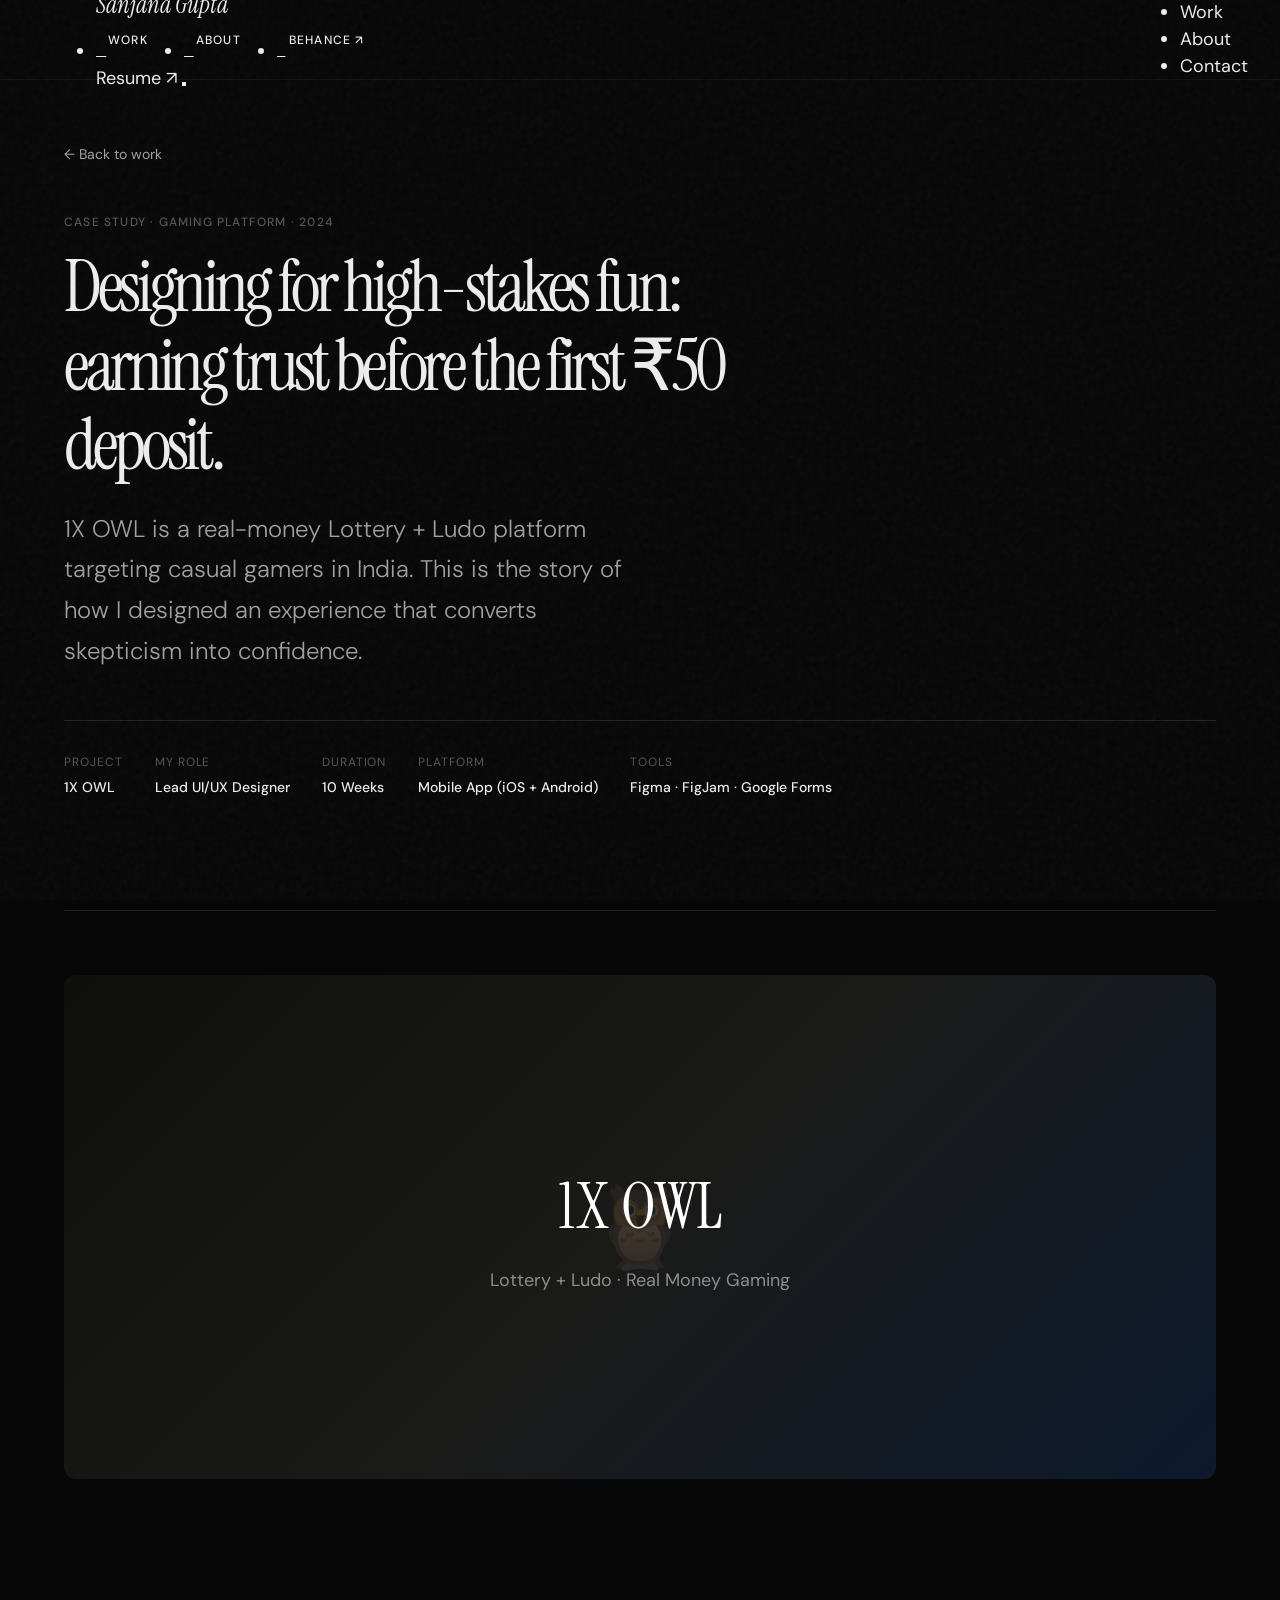
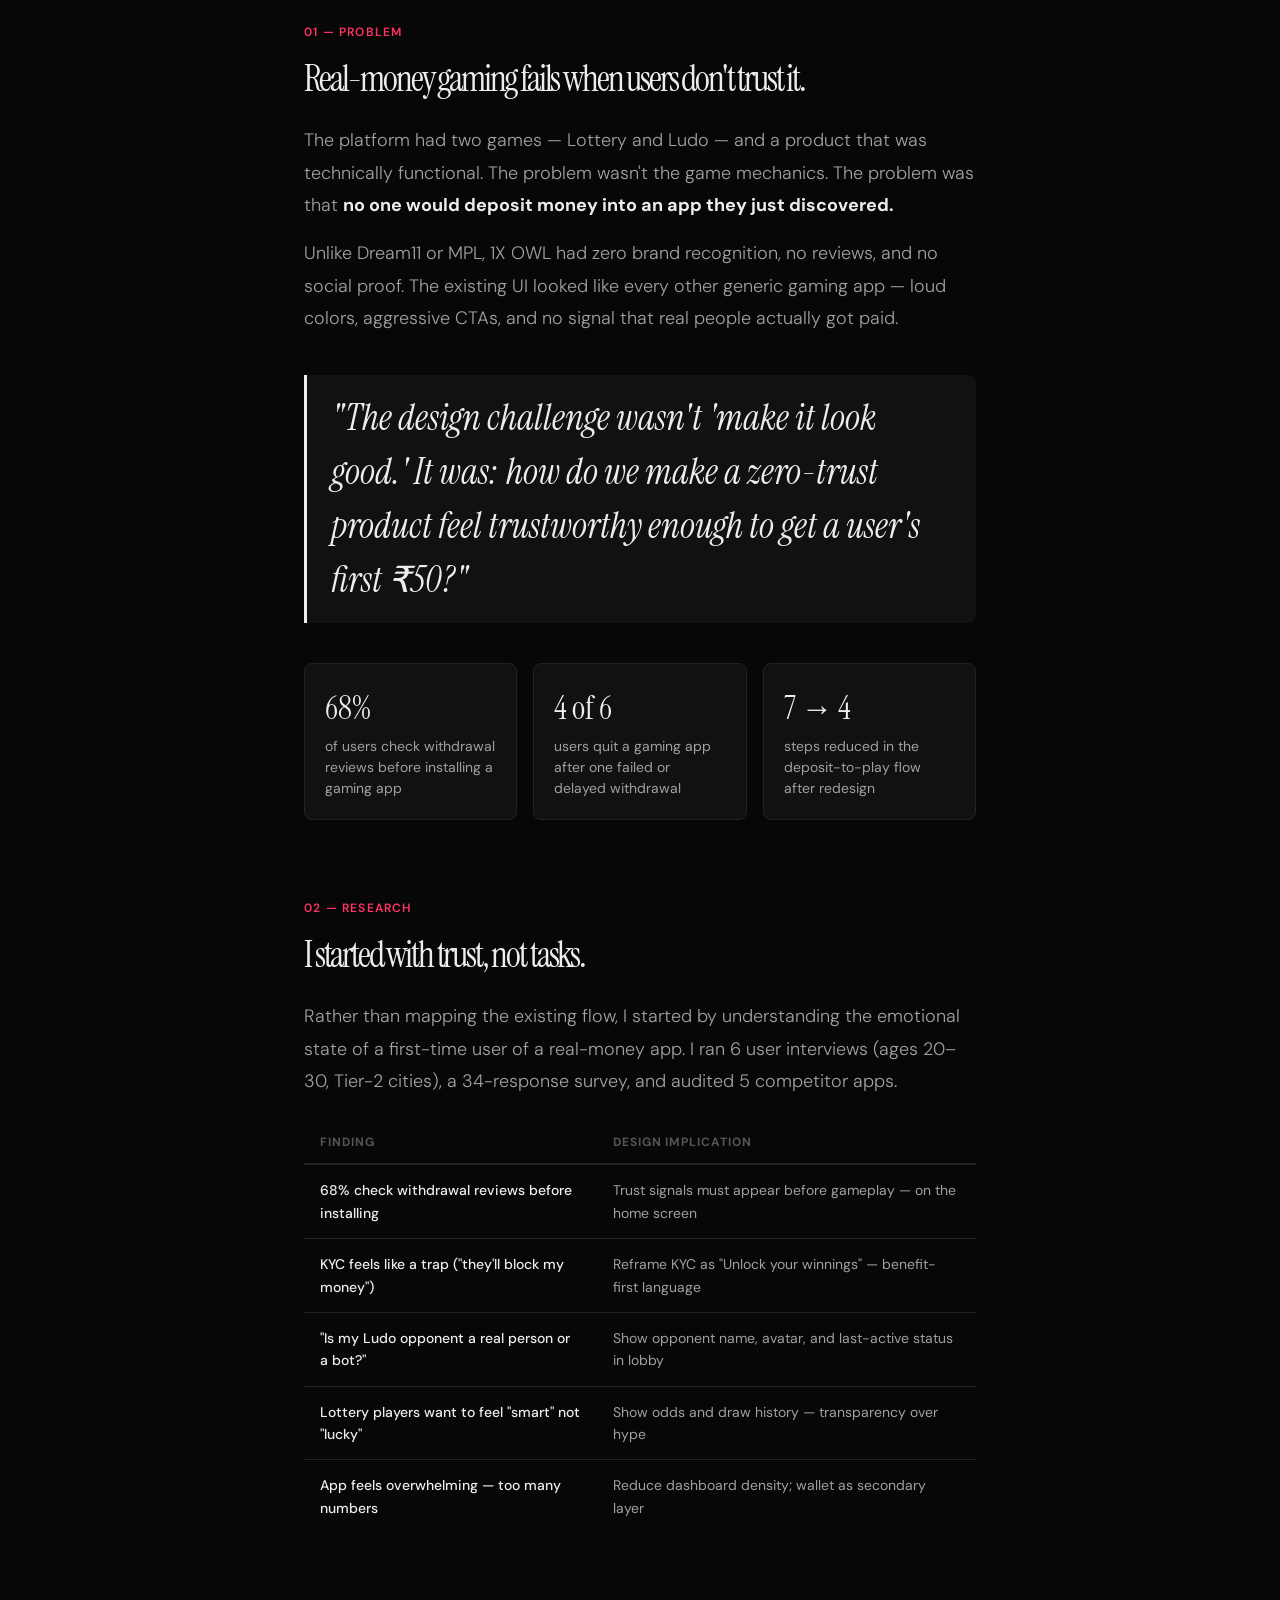
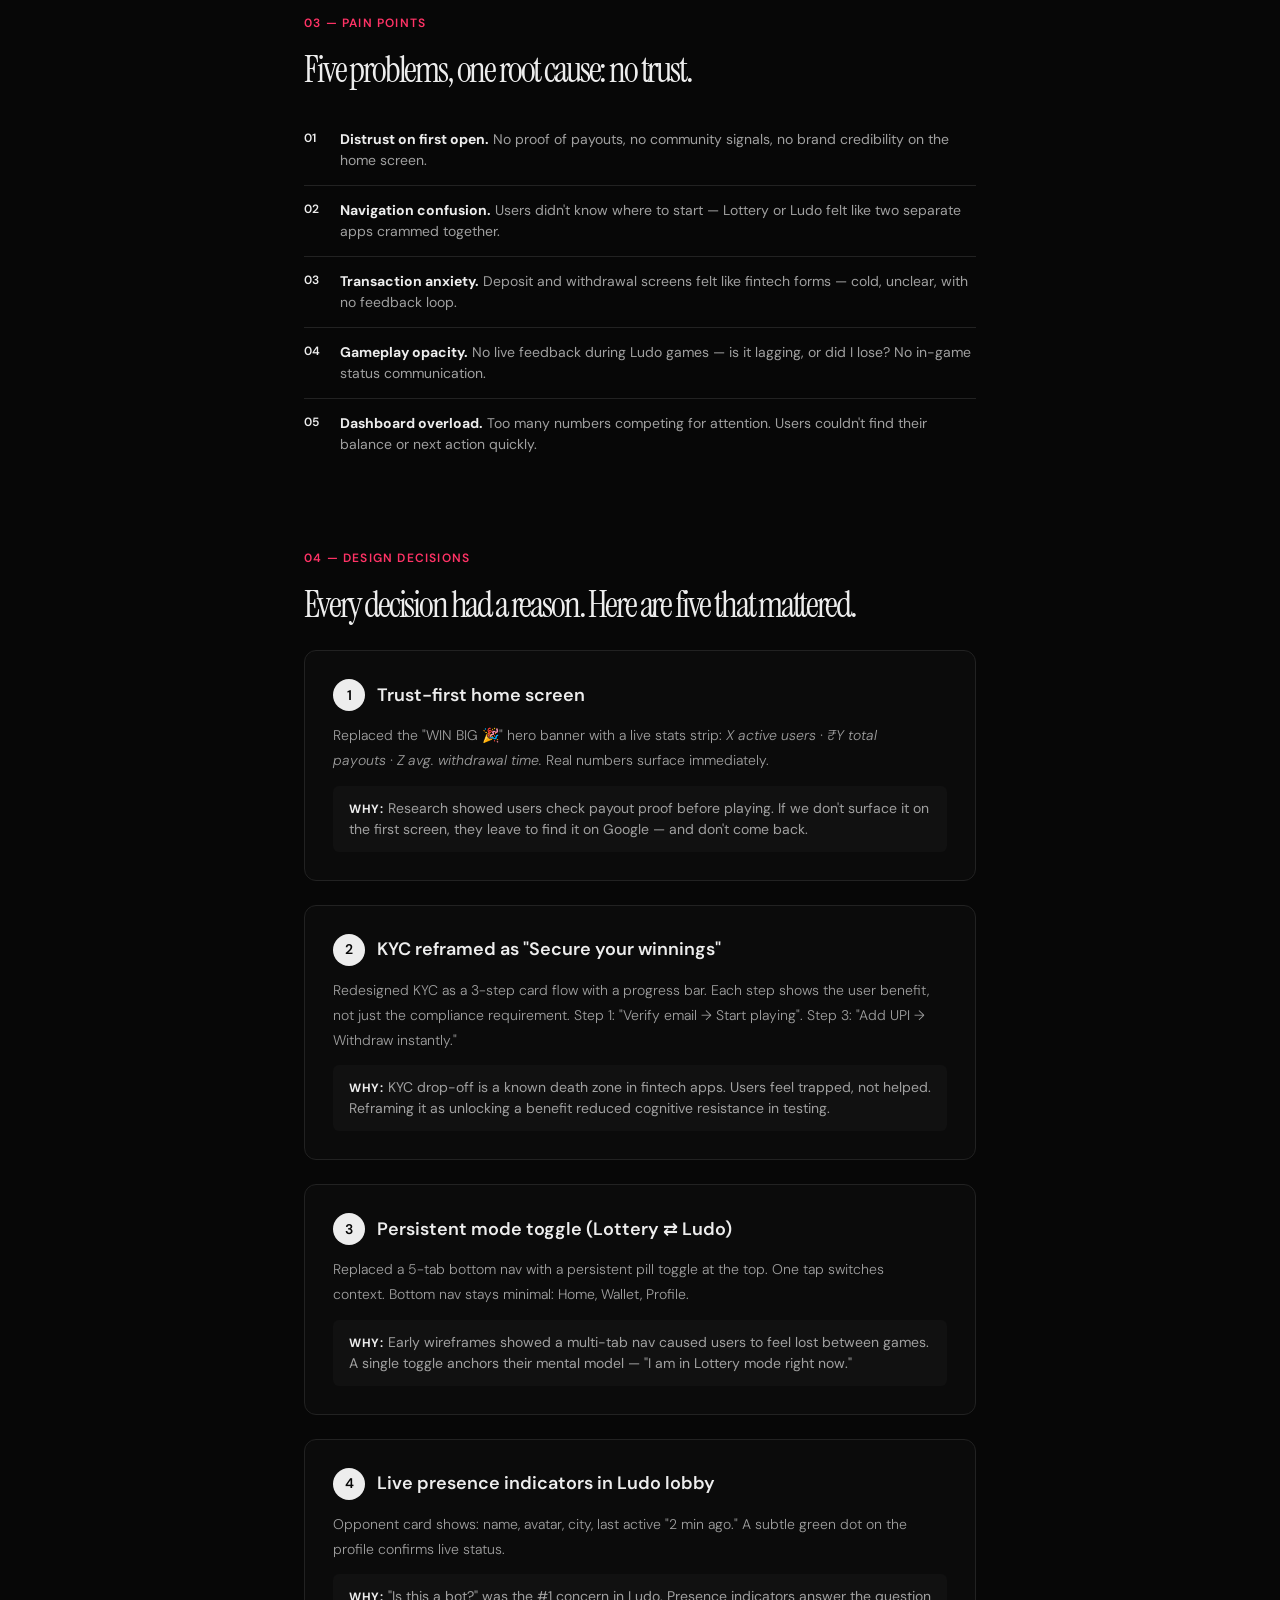
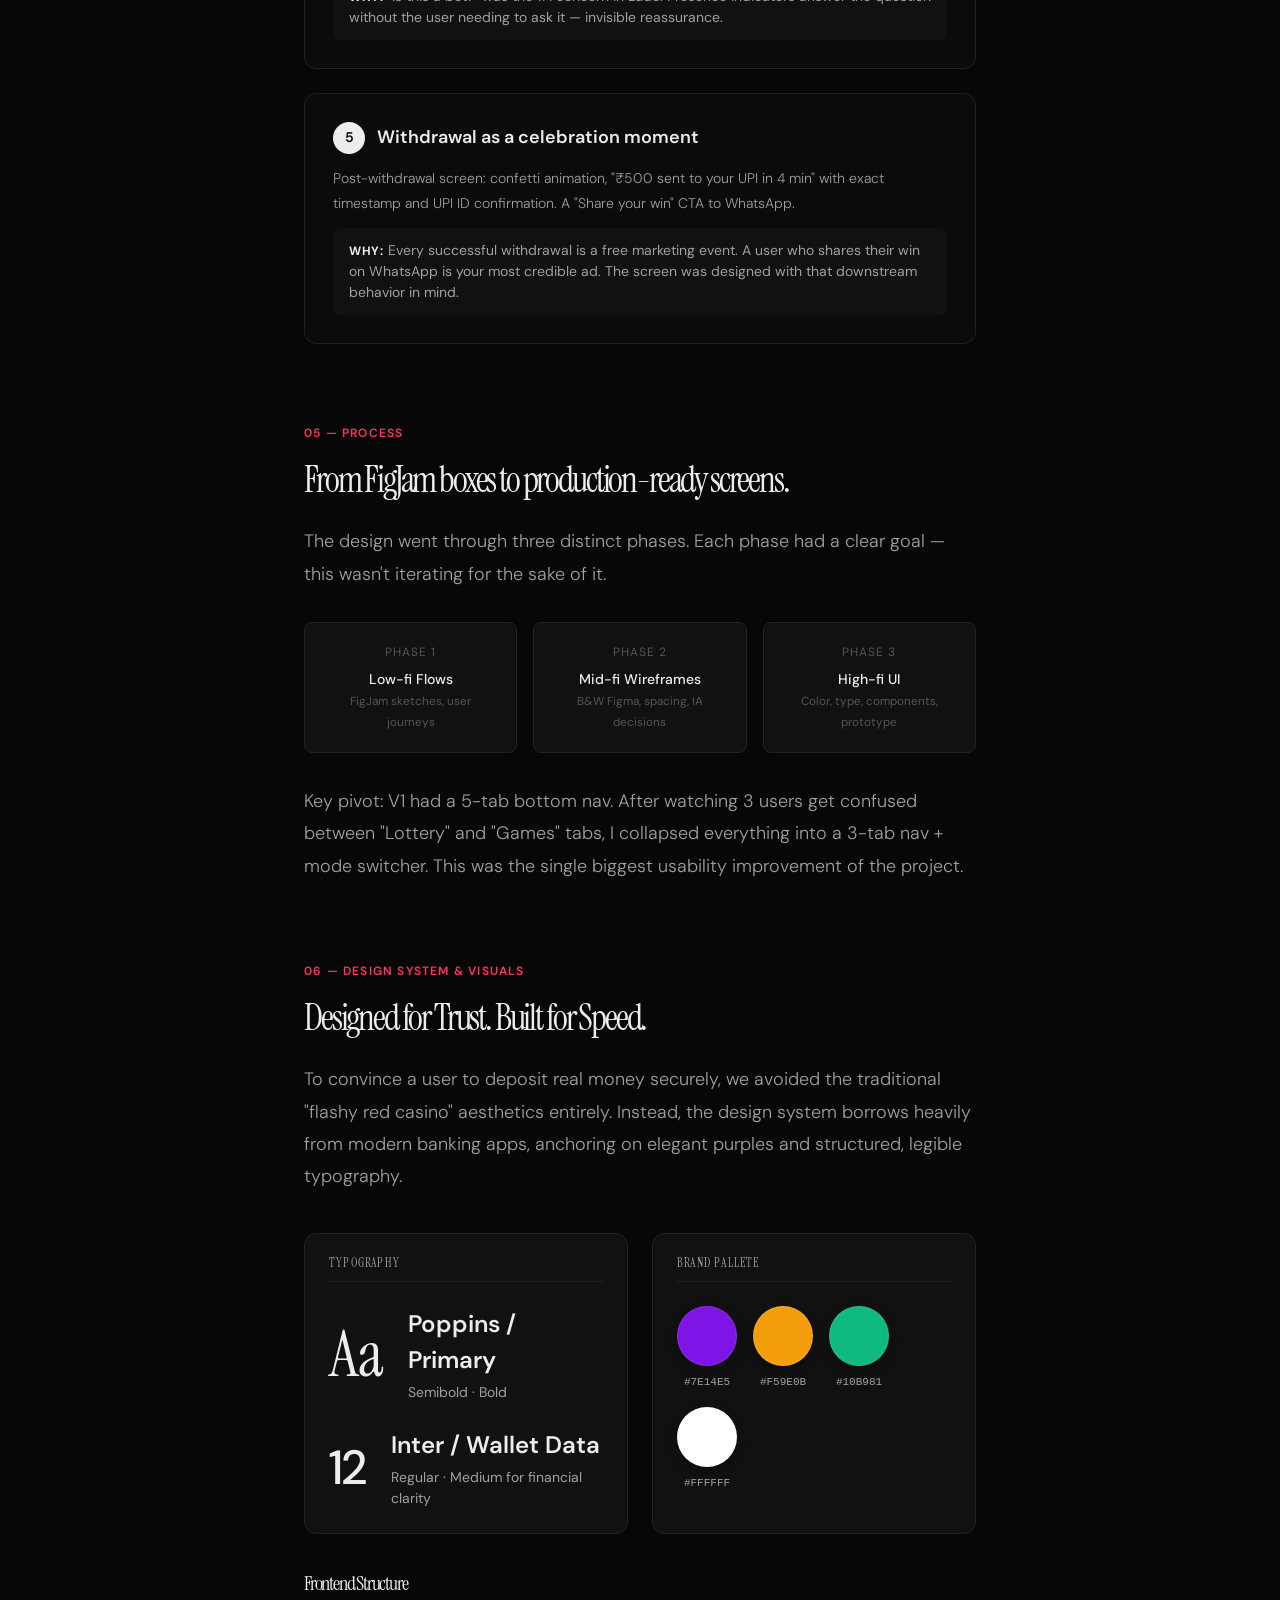
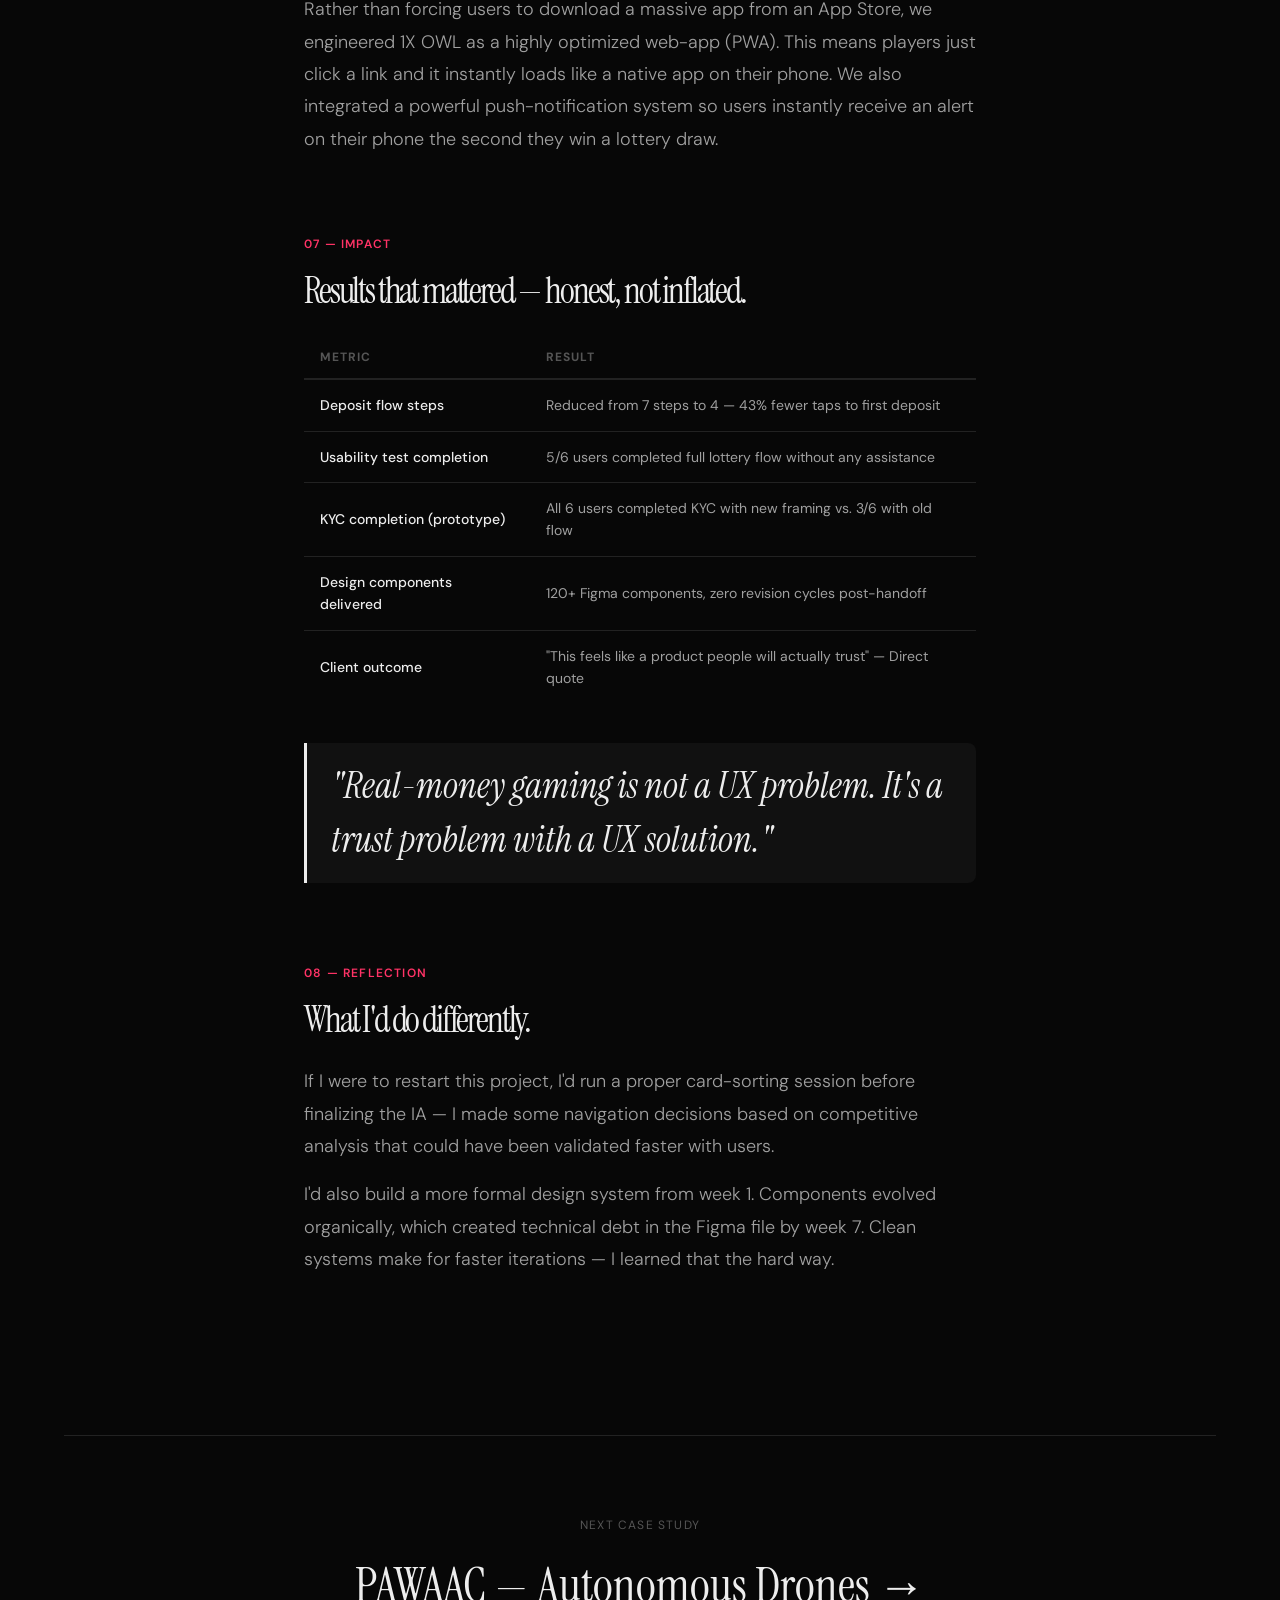
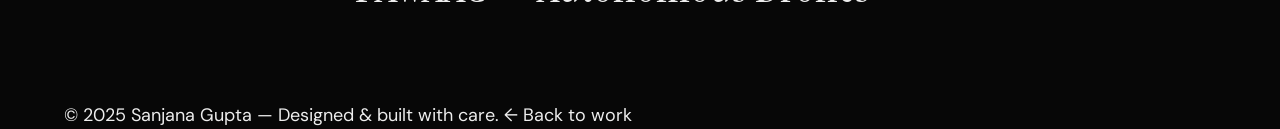
<file: OneDrive/Documents/Portfolio/case-study-1xowl.html>
<!DOCTYPE html>
<html lang="en">

<head>
    <meta charset="UTF-8" />
    <meta name="viewport" content="width=device-width, initial-scale=1.0" />
    <title>1X OWL Case Study — Sanjana Gupta</title>
    <meta name="description"
        content="End-to-end UX design of 1X OWL — a real-money Lottery and Ludo gaming platform. Problem, process, decisions, and outcomes." />

    <link rel="preconnect" href="https://fonts.googleapis.com" />
    <link rel="preconnect" href="https://fonts.gstatic.com" crossorigin />
    <link
        href="https://fonts.googleapis.com/css2?family=Instrument+Serif:ital@0;1&family=DM+Sans:opsz,wght@9..40,300;9..40,400;9..40,500;9..40,600&display=swap"
        rel="stylesheet" />

    <link rel="stylesheet" href="css/variables.css" />
    <link rel="stylesheet" href="css/base.css" />
    <link rel="stylesheet" href="css/components.css" />
    <link rel="stylesheet" href="css/animations.css" />

    <style>
        /* ─── Case study specific styles ─── */
        .cs-hero {
            padding: 140px 0 80px;
            border-bottom: 1px solid var(--border);
        }

        .cs-hero__back {
            display: inline-flex;
            align-items: center;
            gap: 8px;
            font-size: var(--text-sm);
            color: var(--text-secondary);
            text-decoration: none;
            margin-bottom: 48px;
            transition: color 0.2s ease;
        }

        .cs-hero__back:hover {
            color: var(--text-primary);
        }

        .cs-hero__tag {
            font-size: var(--text-xs);
            font-weight: 500;
            text-transform: uppercase;
            letter-spacing: 0.1em;
            color: var(--text-muted);
            margin-bottom: 16px;
        }

        .cs-hero__title {
            font-family: var(--font-display);
            font-size: clamp(36px, 6vw, 72px);
            line-height: 1.1;
            color: var(--text-primary);
            max-width: 760px;
            margin-bottom: 24px;
        }

        .cs-hero__subtitle {
            font-size: var(--text-lg);
            color: var(--text-secondary);
            max-width: 560px;
            line-height: 1.7;
            margin-bottom: 48px;
        }

        .cs-meta-row {
            display: flex;
            flex-wrap: wrap;
            gap: 32px;
            padding: 32px 0;
            border-top: 1px solid var(--border);
        }

        .cs-meta-item {}

        .cs-meta-item__label {
            font-size: var(--text-xs);
            text-transform: uppercase;
            letter-spacing: 0.08em;
            color: var(--text-muted);
            margin-bottom: 6px;
        }

        .cs-meta-item__value {
            font-size: var(--text-sm);
            font-weight: 500;
            color: var(--text-primary);
        }

        .cs-cover {
            width: 100%;
            aspect-ratio: 16/7;
            background: linear-gradient(135deg, #0F0F0E 0%, #1a1a18 50%, #0d1a2e 100%);
            border-radius: 12px;
            margin: 64px 0;
            display: flex;
            align-items: center;
            justify-content: center;
            overflow: hidden;
            position: relative;
        }

        .cs-cover__emoji {
            font-size: 80px;
            opacity: 0.15;
            position: absolute;
        }

        .cs-cover__text {
            font-family: var(--font-display);
            font-size: clamp(32px, 5vw, 64px);
            color: #fff;
            text-align: center;
            position: relative;
            z-index: 1;
        }

        .cs-cover__sub {
            font-size: var(--text-base);
            color: rgba(255, 255, 255, 0.5);
            text-align: center;
            margin-top: 12px;
        }

        /* Content Layout */
        .cs-body {
            max-width: 720px;
            margin: 0 auto;
            padding: 80px 24px;
        }

        .cs-section {
            margin-bottom: 80px;
        }

        .cs-section__label {
            font-size: var(--text-xs);
            font-weight: 600;
            text-transform: uppercase;
            letter-spacing: 0.1em;
            color: var(--accent);
            margin-bottom: 16px;
        }

        .cs-section h2 {
            font-family: var(--font-display);
            font-size: clamp(24px, 3vw, 36px);
            color: var(--text-primary);
            margin-bottom: 24px;
            line-height: 1.2;
        }

        .cs-section p {
            font-size: var(--text-base);
            color: var(--text-secondary);
            line-height: 1.8;
            margin-bottom: 16px;
        }

        .cs-section strong {
            color: var(--text-primary);
        }

        /* Pull quote */
        .cs-quote {
            border-left: 3px solid var(--text-primary);
            padding: 16px 24px;
            margin: 40px 0;
            background: var(--bg-secondary);
            border-radius: 0 8px 8px 0;
        }

        .cs-quote p {
            font-family: var(--font-display);
            font-size: var(--text-xl);
            font-style: italic;
            color: var(--text-primary);
            margin: 0;
            line-height: 1.5;
        }

        /* Insights grid */
        .cs-insights {
            display: grid;
            grid-template-columns: repeat(auto-fit, minmax(200px, 1fr));
            gap: 16px;
            margin: 32px 0;
        }

        .cs-insight-card {
            background: var(--bg-secondary);
            border: 1px solid var(--border);
            border-radius: 8px;
            padding: 20px;
        }

        .cs-insight-card__num {
            font-family: var(--font-display);
            font-size: 32px;
            color: var(--text-primary);
            margin-bottom: 4px;
        }

        .cs-insight-card__label {
            font-size: var(--text-sm);
            color: var(--text-secondary);
            line-height: 1.5;
        }

        /* Decision block */
        .cs-decision {
            background: var(--card-bg);
            border: 1px solid var(--border);
            border-radius: 12px;
            padding: 28px;
            margin: 24px 0;
        }

        .cs-decision__header {
            display: flex;
            align-items: center;
            gap: 12px;
            margin-bottom: 12px;
        }

        .cs-decision__icon {
            width: 32px;
            height: 32px;
            background: var(--text-primary);
            color: var(--bg-primary);
            border-radius: 50%;
            display: flex;
            align-items: center;
            justify-content: center;
            font-size: var(--text-sm);
            font-weight: 600;
            flex-shrink: 0;
        }

        .cs-decision__title {
            font-weight: 600;
            color: var(--text-primary);
            font-size: var(--text-base);
        }

        .cs-decision p {
            font-size: var(--text-sm);
            margin-bottom: 12px;
        }

        .cs-decision__why {
            background: var(--bg-secondary);
            border-radius: 6px;
            padding: 12px 16px;
            font-size: var(--text-sm);
            color: var(--text-secondary);
        }

        .cs-decision__why strong {
            color: var(--text-primary);
            font-size: var(--text-xs);
            text-transform: uppercase;
            letter-spacing: 0.06em;
        }

        /* Pain points list */
        .cs-painpoints {
            list-style: none;
            padding: 0;
            margin: 24px 0;
        }

        .cs-painpoints li {
            display: flex;
            gap: 12px;
            align-items: flex-start;
            padding: 14px 0;
            border-bottom: 1px solid var(--border);
            font-size: var(--text-sm);
            color: var(--text-secondary);
        }

        .cs-painpoints li:last-child {
            border-bottom: none;
        }

        .cs-painpoints__num {
            font-weight: 600;
            color: var(--text-primary);
            font-size: var(--text-xs);
            min-width: 24px;
        }

        /* Impact table */
        .cs-table {
            width: 100%;
            border-collapse: collapse;
            margin: 24px 0;
            font-size: var(--text-sm);
        }

        .cs-table th {
            text-align: left;
            font-size: var(--text-xs);
            text-transform: uppercase;
            letter-spacing: 0.08em;
            color: var(--text-muted);
            padding: 12px 16px;
            border-bottom: 2px solid var(--border);
        }

        .cs-table td {
            padding: 14px 16px;
            border-bottom: 1px solid var(--border);
            color: var(--text-secondary);
            line-height: 1.6;
        }

        .cs-table td:first-child {
            font-weight: 500;
            color: var(--text-primary);
        }

        .cs-table tr:last-child td {
            border-bottom: none;
        }

        /* Phase progression */
        .cs-phases {
            display: flex;
            gap: 16px;
            margin: 32px 0;
        }

        .cs-phase {
            flex: 1;
            background: var(--bg-secondary);
            border: 1px solid var(--border);
            border-radius: 8px;
            padding: 20px;
            text-align: center;
        }

        .cs-phase__label {
            font-size: var(--text-xs);
            text-transform: uppercase;
            letter-spacing: 0.08em;
            color: var(--text-muted);
            margin-bottom: 8px;
        }

        .cs-phase__title {
            font-size: var(--text-sm);
            font-weight: 500;
            color: var(--text-primary);
        }

        /* Next case study */
        .cs-next {
            padding: 80px 0;
            border-top: 1px solid var(--border);
            text-align: center;
        }

        .cs-next__label {
            font-size: var(--text-xs);
            text-transform: uppercase;
            letter-spacing: 0.1em;
            color: var(--text-muted);
            margin-bottom: 16px;
        }

        .cs-next__link {
            font-family: var(--font-display);
            font-size: clamp(24px, 4vw, 48px);
            color: var(--text-primary);
            text-decoration: none;
            transition: color 0.2s ease;
        }

        .cs-next__link:hover {
            color: var(--accent);
        }

        @media (max-width: 640px) {
            .cs-phases {
                flex-direction: column;
            }

            .cs-meta-row {
                gap: 20px;
            }

            .cs-body {
                padding: 48px 16px;
            }
        }
    </style>
</head>

<body>

    <div class="cursor" id="cursor"></div>
    <div class="cursor-follower" id="cursorFollower"></div>

    <!-- NAV -->
    <nav class="nav" id="mainNav">
        <div class="nav__inner container">
            <a href="index.html" class="nav__logo">Sanjana Gupta</a>
            <ul class="nav__links" role="list">
                <li><a href="index.html#work" class="nav__link">Work</a></li>
                <li><a href="index.html#about" class="nav__link">About</a></li>
                <li><a href="https://www.behance.net/sanjanagupta18" class="nav__link" target="_blank">Behance ↗</a></li>
            </ul>
            <a href="assets/resume.pdf" target="_blank" rel="noopener" class="btn btn--outline nav__resume">Resume ↗</a>
            <button class="nav__hamburger" id="hamburger" aria-label="Open menu" aria-expanded="false">
                <span></span><span></span>
            </button>
        </div>
        <div class="nav__mobile" id="mobileMenu" aria-hidden="true">
            <ul role="list">
                <li><a href="index.html#work" class="nav__mobile-link">Work</a></li>
                <li><a href="index.html#about" class="nav__mobile-link">About</a></li>
                <li><a href="index.html#contact" class="nav__mobile-link">Contact</a></li>
            </ul>
        </div>
    </nav>

    <main>
        <div class="container">
            <!-- CASE STUDY HERO -->
            <div class="cs-hero fade-up delay-0">
                <a href="index.html" class="cs-hero__back">← Back to work</a>
                <div class="cs-hero__tag">Case Study · Gaming Platform · 2024</div>
                <h1 class="cs-hero__title">
                    Designing for high-stakes fun: earning trust before the first ₹50 deposit.
                </h1>
                <p class="cs-hero__subtitle">
                    1X OWL is a real-money Lottery + Ludo platform targeting casual gamers in India.
                    This is the story of how I designed an experience that converts skepticism into confidence.
                </p>

                <!-- Meta row -->
                <div class="cs-meta-row">
                    <div class="cs-meta-item">
                        <div class="cs-meta-item__label">Project</div>
                        <div class="cs-meta-item__value">1X OWL</div>
                    </div>
                    <div class="cs-meta-item">
                        <div class="cs-meta-item__label">My Role</div>
                        <div class="cs-meta-item__value">Lead UI/UX Designer</div>
                    </div>
                    <div class="cs-meta-item">
                        <div class="cs-meta-item__label">Duration</div>
                        <div class="cs-meta-item__value">10 Weeks</div>
                    </div>
                    <div class="cs-meta-item">
                        <div class="cs-meta-item__label">Platform</div>
                        <div class="cs-meta-item__value">Mobile App (iOS + Android)</div>
                    </div>
                    <div class="cs-meta-item">
                        <div class="cs-meta-item__label">Tools</div>
                        <div class="cs-meta-item__value">Figma · FigJam · Google Forms</div>
                    </div>
                </div>
            </div>

            <!-- COVER IMAGE -->
            <div class="cs-cover fade-up delay-1">
                <span class="cs-cover__emoji">🦉</span>
                <div>
                    <div class="cs-cover__text">1X OWL</div>
                    <div class="cs-cover__sub">Lottery + Ludo · Real Money Gaming</div>
                </div>
            </div>
        </div>

        <!-- CASE STUDY BODY -->
        <div class="cs-body">

            <!-- THE PROBLEM -->
            <section class="cs-section reveal">
                <div class="cs-section__label">01 — Problem</div>
                <h2>Real-money gaming fails when users don't trust it.</h2>
                <p>
                    The platform had two games — Lottery and Ludo — and a product that was technically
                    functional. The problem wasn't the game mechanics. The problem was that
                    <strong>no one would deposit money into an app they just discovered.</strong>
                </p>
                <p>
                    Unlike Dream11 or MPL, 1X OWL had zero brand recognition, no reviews,
                    and no social proof. The existing UI looked like every other generic gaming
                    app — loud colors, aggressive CTAs, and no signal that real people actually
                    got paid.
                </p>
                <div class="cs-quote">
                    <p>"The design challenge wasn't 'make it look good.' It was: how do we make a zero-trust product
                        feel trustworthy enough to get a user's first ₹50?"</p>
                </div>

                <!-- Key metrics boxes -->
                <div class="cs-insights">
                    <div class="cs-insight-card">
                        <div class="cs-insight-card__num">68%</div>
                        <div class="cs-insight-card__label">of users check withdrawal reviews before installing a gaming
                            app</div>
                    </div>
                    <div class="cs-insight-card">
                        <div class="cs-insight-card__num">4 of 6</div>
                        <div class="cs-insight-card__label">users quit a gaming app after one failed or delayed
                            withdrawal</div>
                    </div>
                    <div class="cs-insight-card">
                        <div class="cs-insight-card__num">7 → 4</div>
                        <div class="cs-insight-card__label">steps reduced in the deposit-to-play flow after redesign
                        </div>
                    </div>
                </div>
            </section>

            <!-- RESEARCH -->
            <section class="cs-section reveal">
                <div class="cs-section__label">02 — Research</div>
                <h2>I started with trust, not tasks.</h2>
                <p>
                    Rather than mapping the existing flow, I started by understanding the emotional
                    state of a first-time user of a real-money app. I ran 6 user interviews
                    (ages 20–30, Tier-2 cities), a 34-response survey, and audited 5 competitor apps.
                </p>

                <table class="cs-table">
                    <thead>
                        <tr>
                            <th>Finding</th>
                            <th>Design Implication</th>
                        </tr>
                    </thead>
                    <tbody>
                        <tr>
                            <td>68% check withdrawal reviews before installing</td>
                            <td>Trust signals must appear before gameplay — on the home screen</td>
                        </tr>
                        <tr>
                            <td>KYC feels like a trap ("they'll block my money")</td>
                            <td>Reframe KYC as "Unlock your winnings" — benefit-first language</td>
                        </tr>
                        <tr>
                            <td>"Is my Ludo opponent a real person or a bot?"</td>
                            <td>Show opponent name, avatar, and last-active status in lobby</td>
                        </tr>
                        <tr>
                            <td>Lottery players want to feel "smart" not "lucky"</td>
                            <td>Show odds and draw history — transparency over hype</td>
                        </tr>
                        <tr>
                            <td>App feels overwhelming — too many numbers</td>
                            <td>Reduce dashboard density; wallet as secondary layer</td>
                        </tr>
                    </tbody>
                </table>
            </section>

            <!-- USER PAIN POINTS -->
            <section class="cs-section reveal">
                <div class="cs-section__label">03 — Pain Points</div>
                <h2>Five problems, one root cause: no trust.</h2>
                <ul class="cs-painpoints">
                    <li>
                        <span class="cs-painpoints__num">01</span>
                        <span><strong>Distrust on first open.</strong> No proof of payouts, no community signals, no
                            brand credibility on the home screen.</span>
                    </li>
                    <li>
                        <span class="cs-painpoints__num">02</span>
                        <span><strong>Navigation confusion.</strong> Users didn't know where to start — Lottery or Ludo
                            felt like two separate apps crammed together.</span>
                    </li>
                    <li>
                        <span class="cs-painpoints__num">03</span>
                        <span><strong>Transaction anxiety.</strong> Deposit and withdrawal screens felt like fintech
                            forms — cold, unclear, with no feedback loop.</span>
                    </li>
                    <li>
                        <span class="cs-painpoints__num">04</span>
                        <span><strong>Gameplay opacity.</strong> No live feedback during Ludo games — is it lagging, or
                            did I lose? No in-game status communication.</span>
                    </li>
                    <li>
                        <span class="cs-painpoints__num">05</span>
                        <span><strong>Dashboard overload.</strong> Too many numbers competing for attention. Users
                            couldn't find their balance or next action quickly.</span>
                    </li>
                </ul>
            </section>

            <!-- DESIGN DECISIONS -->
            <section class="cs-section reveal">
                <div class="cs-section__label">04 — Design Decisions</div>
                <h2>Every decision had a reason. Here are five that mattered.</h2>

                <div class="cs-decision">
                    <div class="cs-decision__header">
                        <div class="cs-decision__icon">1</div>
                        <div class="cs-decision__title">Trust-first home screen</div>
                    </div>
                    <p>Replaced the "WIN BIG 🎉" hero banner with a live stats strip: <em>X active users · ₹Y total
                            payouts · Z avg. withdrawal time.</em> Real numbers surface immediately.</p>
                    <div class="cs-decision__why">
                        <strong>Why:</strong> Research showed users check payout proof before playing. If we don't
                        surface it on the first screen, they leave to find it on Google — and don't come back.
                    </div>
                </div>

                <div class="cs-decision">
                    <div class="cs-decision__header">
                        <div class="cs-decision__icon">2</div>
                        <div class="cs-decision__title">KYC reframed as "Secure your winnings"</div>
                    </div>
                    <p>Redesigned KYC as a 3-step card flow with a progress bar. Each step shows the user benefit, not
                        just the compliance requirement. Step 1: "Verify email → Start playing". Step 3: "Add UPI →
                        Withdraw instantly."</p>
                    <div class="cs-decision__why">
                        <strong>Why:</strong> KYC drop-off is a known death zone in fintech apps. Users feel trapped,
                        not helped. Reframing it as unlocking a benefit reduced cognitive resistance in testing.
                    </div>
                </div>

                <div class="cs-decision">
                    <div class="cs-decision__header">
                        <div class="cs-decision__icon">3</div>
                        <div class="cs-decision__title">Persistent mode toggle (Lottery ⇄ Ludo)</div>
                    </div>
                    <p>Replaced a 5-tab bottom nav with a persistent pill toggle at the top. One tap switches context.
                        Bottom nav stays minimal: Home, Wallet, Profile.</p>
                    <div class="cs-decision__why">
                        <strong>Why:</strong> Early wireframes showed a multi-tab nav caused users to feel lost between
                        games. A single toggle anchors their mental model — "I am in Lottery mode right now."
                    </div>
                </div>

                <div class="cs-decision">
                    <div class="cs-decision__header">
                        <div class="cs-decision__icon">4</div>
                        <div class="cs-decision__title">Live presence indicators in Ludo lobby</div>
                    </div>
                    <p>Opponent card shows: name, avatar, city, last active "2 min ago." A subtle green dot on the
                        profile confirms live status.</p>
                    <div class="cs-decision__why">
                        <strong>Why:</strong> "Is this a bot?" was the #1 concern in Ludo. Presence indicators answer
                        the question without the user needing to ask it — invisible reassurance.
                    </div>
                </div>

                <div class="cs-decision">
                    <div class="cs-decision__header">
                        <div class="cs-decision__icon">5</div>
                        <div class="cs-decision__title">Withdrawal as a celebration moment</div>
                    </div>
                    <p>Post-withdrawal screen: confetti animation, "₹500 sent to your UPI in 4 min" with exact timestamp
                        and UPI ID confirmation. A "Share your win" CTA to WhatsApp.</p>
                    <div class="cs-decision__why">
                        <strong>Why:</strong> Every successful withdrawal is a free marketing event. A user who shares
                        their win on WhatsApp is your most credible ad. The screen was designed with that downstream
                        behavior in mind.
                    </div>
                </div>
            </section>

            <!-- WIREFRAME PROGRESSION -->
            <section class="cs-section reveal">
                <div class="cs-section__label">05 — Process</div>
                <h2>From FigJam boxes to production-ready screens.</h2>
                <p>
                    The design went through three distinct phases. Each phase had a clear goal —
                    this wasn't iterating for the sake of it.
                </p>

                <div class="cs-phases">
                    <div class="cs-phase">
                        <div class="cs-phase__label">Phase 1</div>
                        <div class="cs-phase__title">Low-fi Flows<br /><small
                                style="color:var(--text-muted);font-weight:400;">FigJam sketches, user journeys</small>
                        </div>
                    </div>
                    <div class="cs-phase">
                        <div class="cs-phase__label">Phase 2</div>
                        <div class="cs-phase__title">Mid-fi Wireframes<br /><small
                                style="color:var(--text-muted);font-weight:400;">B&W Figma, spacing, IA
                                decisions</small></div>
                    </div>
                    <div class="cs-phase">
                        <div class="cs-phase__label">Phase 3</div>
                        <div class="cs-phase__title">High-fi UI<br /><small
                                style="color:var(--text-muted);font-weight:400;">Color, type, components,
                                prototype</small></div>
                    </div>
                </div>

                <p>
                    Key pivot: V1 had a 5-tab bottom nav. After watching 3 users get confused between
                    "Lottery" and "Games" tabs, I collapsed everything into a 3-tab nav + mode switcher.
                    This was the single biggest usability improvement of the project.
                </p>
            </section>

            <!-- DESIGN SYSTEM & ARCHITECTURE -->
            <section class="cs-section reveal">
                <div class="cs-section__label">06 — Design System & Visuals</div>
                <h2>Designed for Trust. Built for Speed.</h2>
                <p>
                    To convince a user to deposit real money securely, we avoided the traditional "flashy red casino" aesthetics entirely. Instead, the design system borrows heavily from modern banking apps, anchoring on elegant purples and structured, legible typography.
                </p>

                <div class="ds-grid">
                    <!-- Typography Card -->
                    <div class="ds-card">
                        <h4>Typography</h4>
                        <div class="ds-type">
                            <div class="ds-type__aa" style="font-family: var(--font-display);">Aa</div>
                            <div class="ds-type__details">
                                <h5 class="ds-type__name">Poppins / Primary</h5>
                                <span class="ds-type__weights">Semibold · Bold</span>
                            </div>
                        </div>
                        <div class="ds-type" style="margin-top: 24px;">
                            <div class="ds-type__aa" style="font-family: var(--font-body); font-size: 48px;">12</div>
                            <div class="ds-type__details">
                                <h5 class="ds-type__name">Inter / Wallet Data</h5>
                                <span class="ds-type__weights">Regular · Medium for financial clarity</span>
                            </div>
                        </div>
                    </div>

                    <!-- Colors Card -->
                    <div class="ds-card">
                        <h4>Brand Pallete</h4>
                        <div class="ds-colors">
                            <div class="ds-color">
                                <div class="ds-color__swatch" style="background: #7E14E5;"></div>
                                <span class="ds-color__label">#7E14E5</span>
                            </div>
                            <div class="ds-color">
                                <div class="ds-color__swatch" style="background: #F59E0B;"></div>
                                <span class="ds-color__label">#F59E0B</span>
                            </div>
                            <div class="ds-color">
                                <div class="ds-color__swatch" style="background: #10B981;"></div>
                                <span class="ds-color__label">#10B981</span>
                            </div>
                            <div class="ds-color">
                                <div class="ds-color__swatch" style="background: #FFFFFF;"></div>
                                <span class="ds-color__label">#FFFFFF</span>
                            </div>
                        </div>
                    </div>
                </div>
                
                <h3 style="margin-top: 32px; font-size: 20px; color: var(--text-primary);">Frontend Structure</h3>
                <p>
                    Rather than forcing users to download a massive app from an App Store, we engineered 1X OWL as a highly optimized web-app (PWA). This means players just click a link and it instantly loads like a native app on their phone. We also integrated a powerful push-notification system so users instantly receive an alert on their phone the second they win a lottery draw.
                </p>
            </section>

            <!-- IMPACT -->
            <section class="cs-section reveal">
                <div class="cs-section__label">07 — Impact</div>
                <h2>Results that mattered — honest, not inflated.</h2>

                <table class="cs-table">
                    <thead>
                        <tr>
                            <th>Metric</th>
                            <th>Result</th>
                        </tr>
                    </thead>
                    <tbody>
                        <tr>
                            <td>Deposit flow steps</td>
                            <td>Reduced from 7 steps to 4 — 43% fewer taps to first deposit</td>
                        </tr>
                        <tr>
                            <td>Usability test completion</td>
                            <td>5/6 users completed full lottery flow without any assistance</td>
                        </tr>
                        <tr>
                            <td>KYC completion (prototype)</td>
                            <td>All 6 users completed KYC with new framing vs. 3/6 with old flow</td>
                        </tr>
                        <tr>
                            <td>Design components delivered</td>
                            <td>120+ Figma components, zero revision cycles post-handoff</td>
                        </tr>
                        <tr>
                            <td>Client outcome</td>
                            <td>"This feels like a product people will actually trust" — Direct quote</td>
                        </tr>
                    </tbody>
                </table>

                <div class="cs-quote">
                    <p>"Real-money gaming is not a UX problem. It's a trust problem with a UX solution."</p>
                </div>
            </section>

            <!-- REFLECTION -->
            <section class="cs-section reveal">
                <div class="cs-section__label">08 — Reflection</div>
                <h2>What I'd do differently.</h2>
                <p>
                    If I were to restart this project, I'd run a proper card-sorting session
                    before finalizing the IA — I made some navigation decisions based on
                    competitive analysis that could have been validated faster with users.
                </p>
                <p>
                    I'd also build a more formal design system from week 1. Components evolved
                    organically, which created technical debt in the Figma file by week 7.
                    Clean systems make for faster iterations — I learned that the hard way.
                </p>
            </section>

        </div>

        <!-- NEXT CASE STUDY -->
        <div class="container">
            <div class="cs-next reveal">
                <div class="cs-next__label">Next Case Study</div>
                <a href="case-study-pawaac.html" class="cs-next__link">PAWAAC — Autonomous Drones →</a>
            </div>
        </div>
    </main>

    <footer class="footer">
        <div class="container footer__inner">
            <span class="footer__copy">© 2025 Sanjana Gupta — Designed & built with care.</span>
            <span><a href="index.html" class="footer__top-link">← Back to work</a></span>
        </div>
    </footer>

    <script src="js/nav.js"></script>
    <script src="js/scroll.js"></script>
    <script src="js/cursor.js"></script>
</body>

</html>
</file>
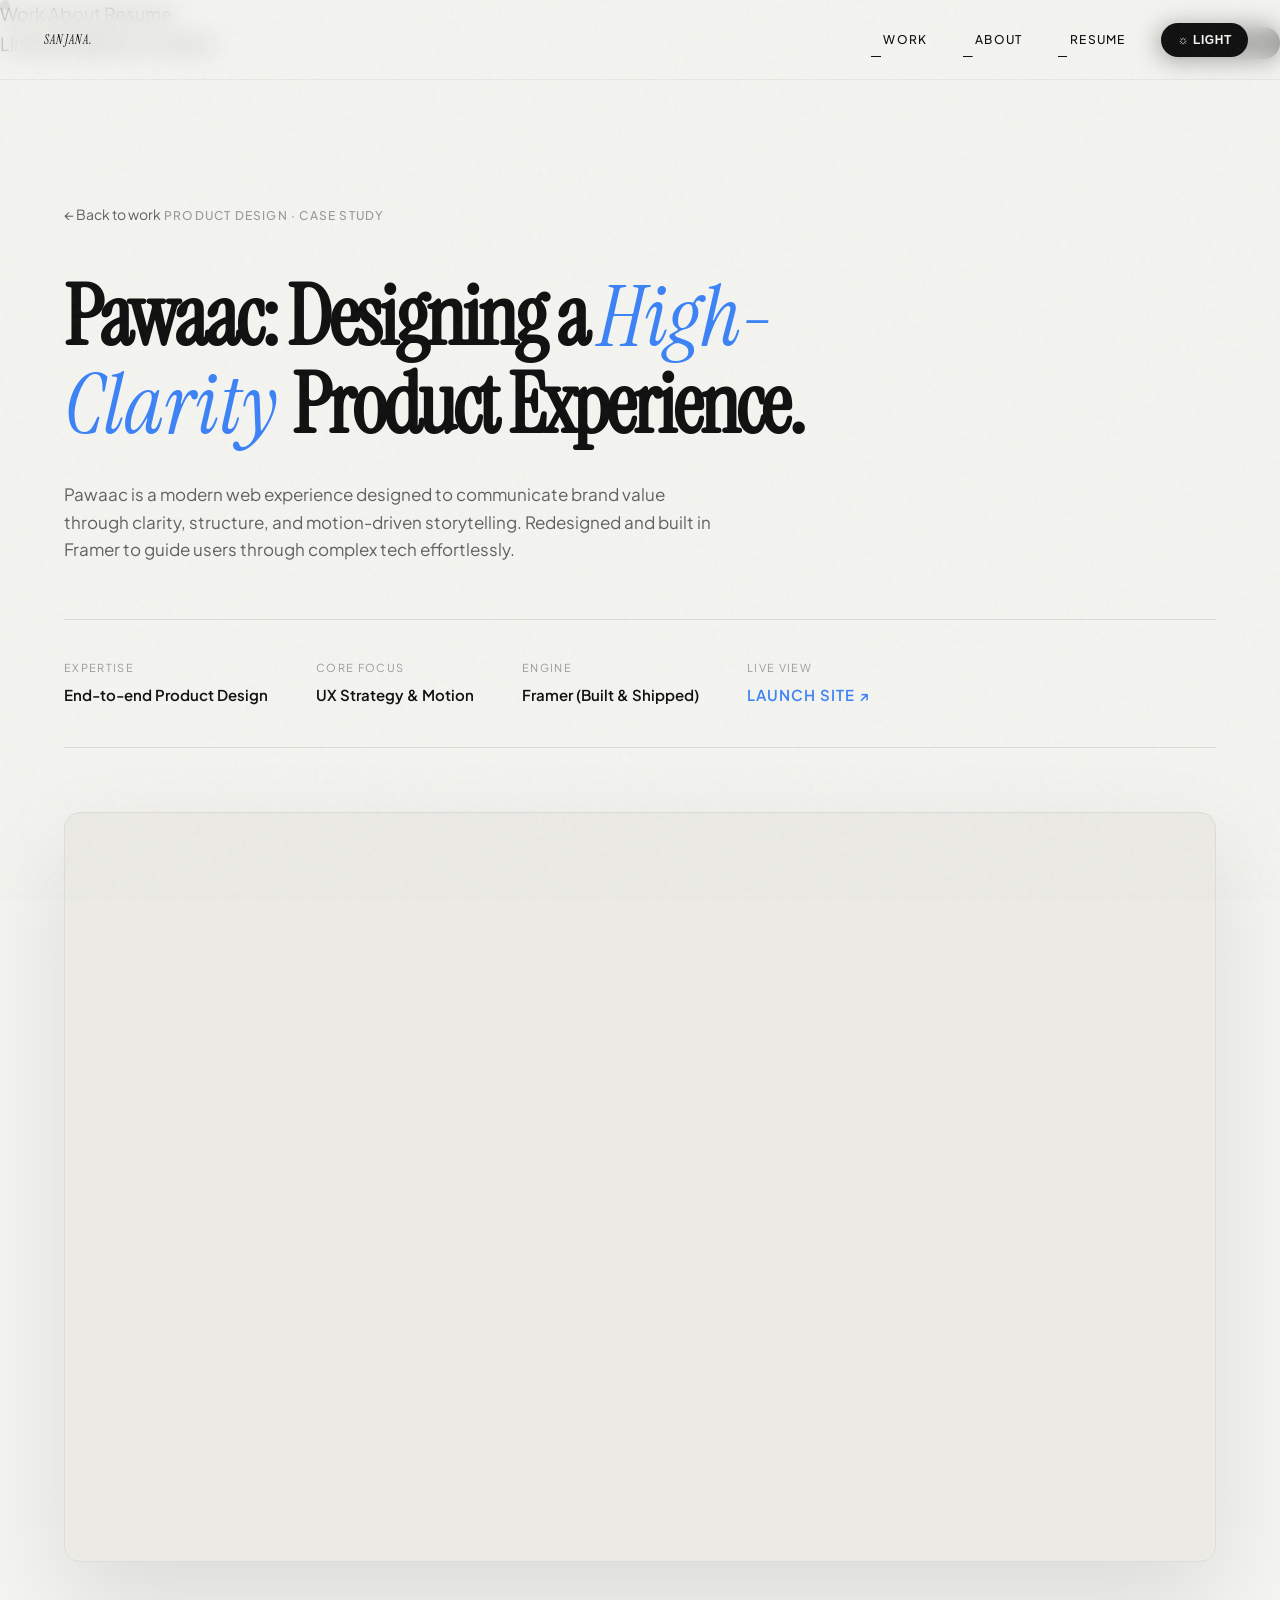
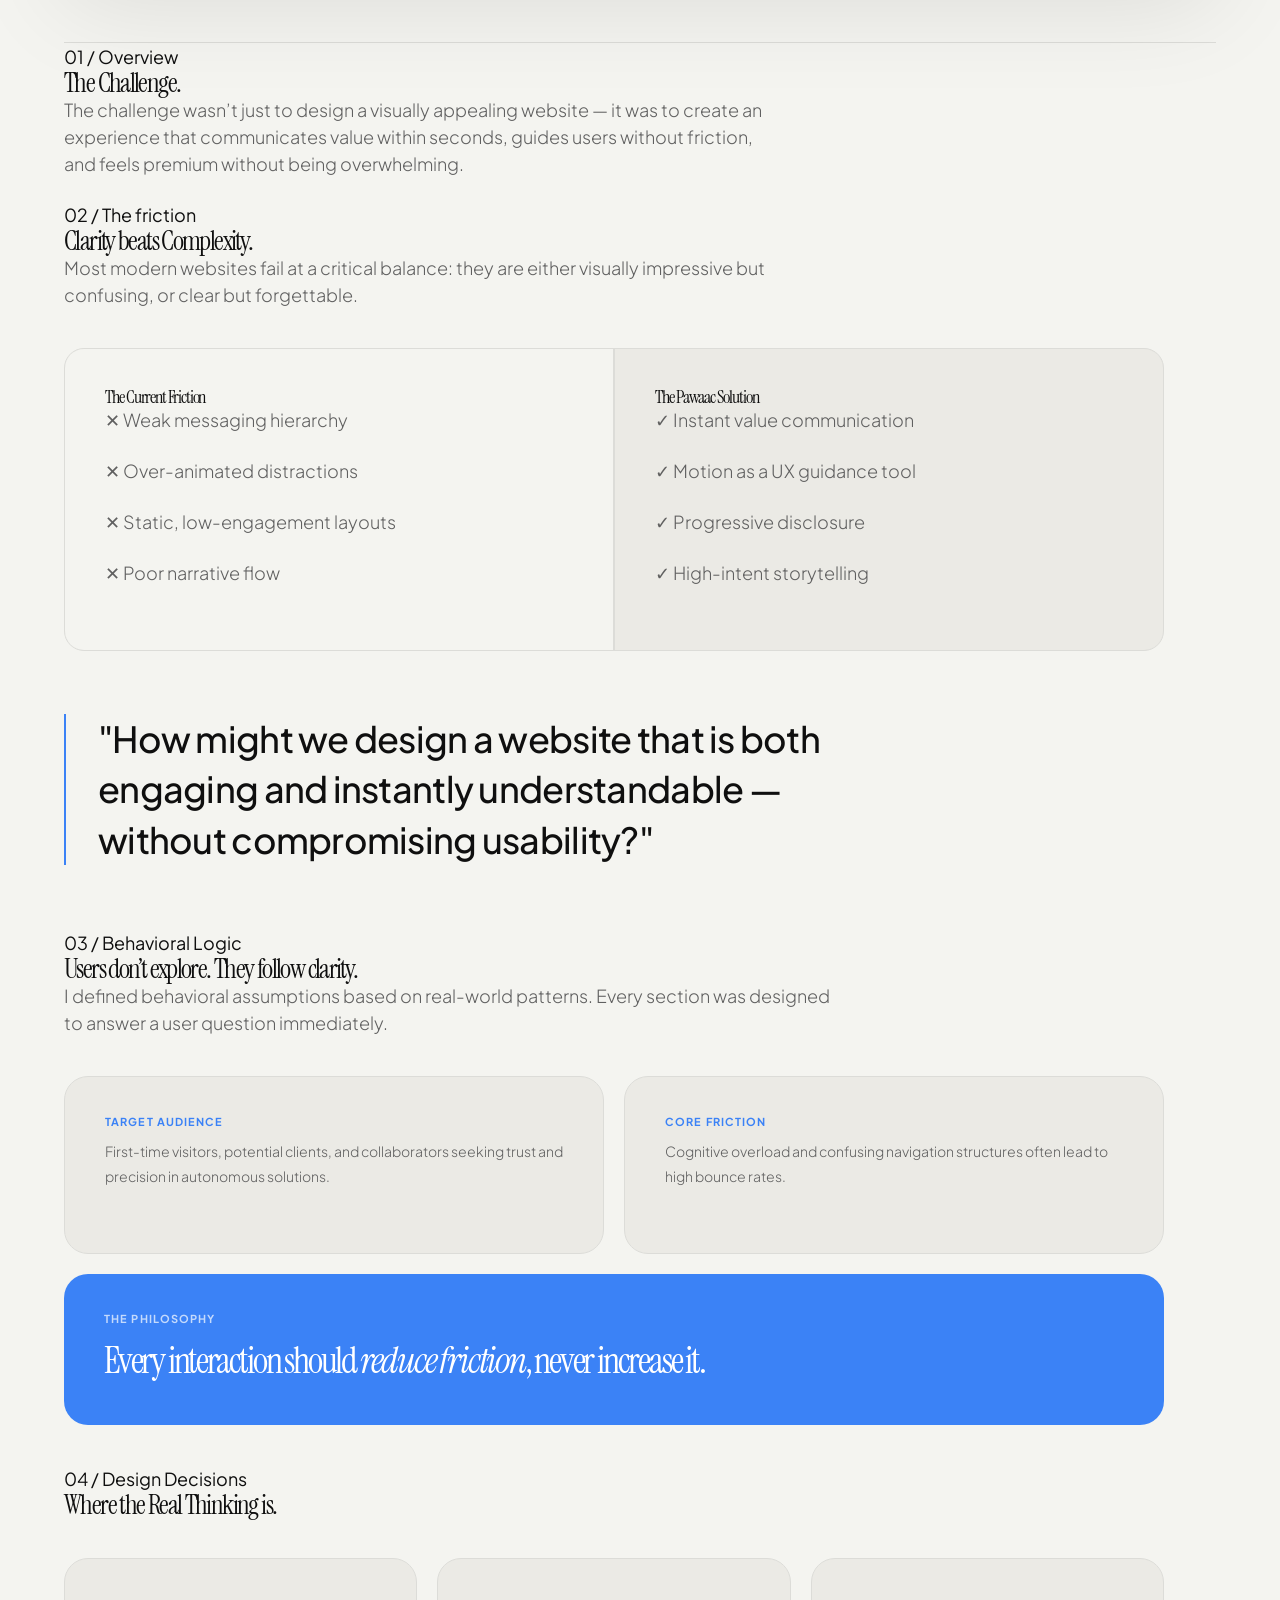
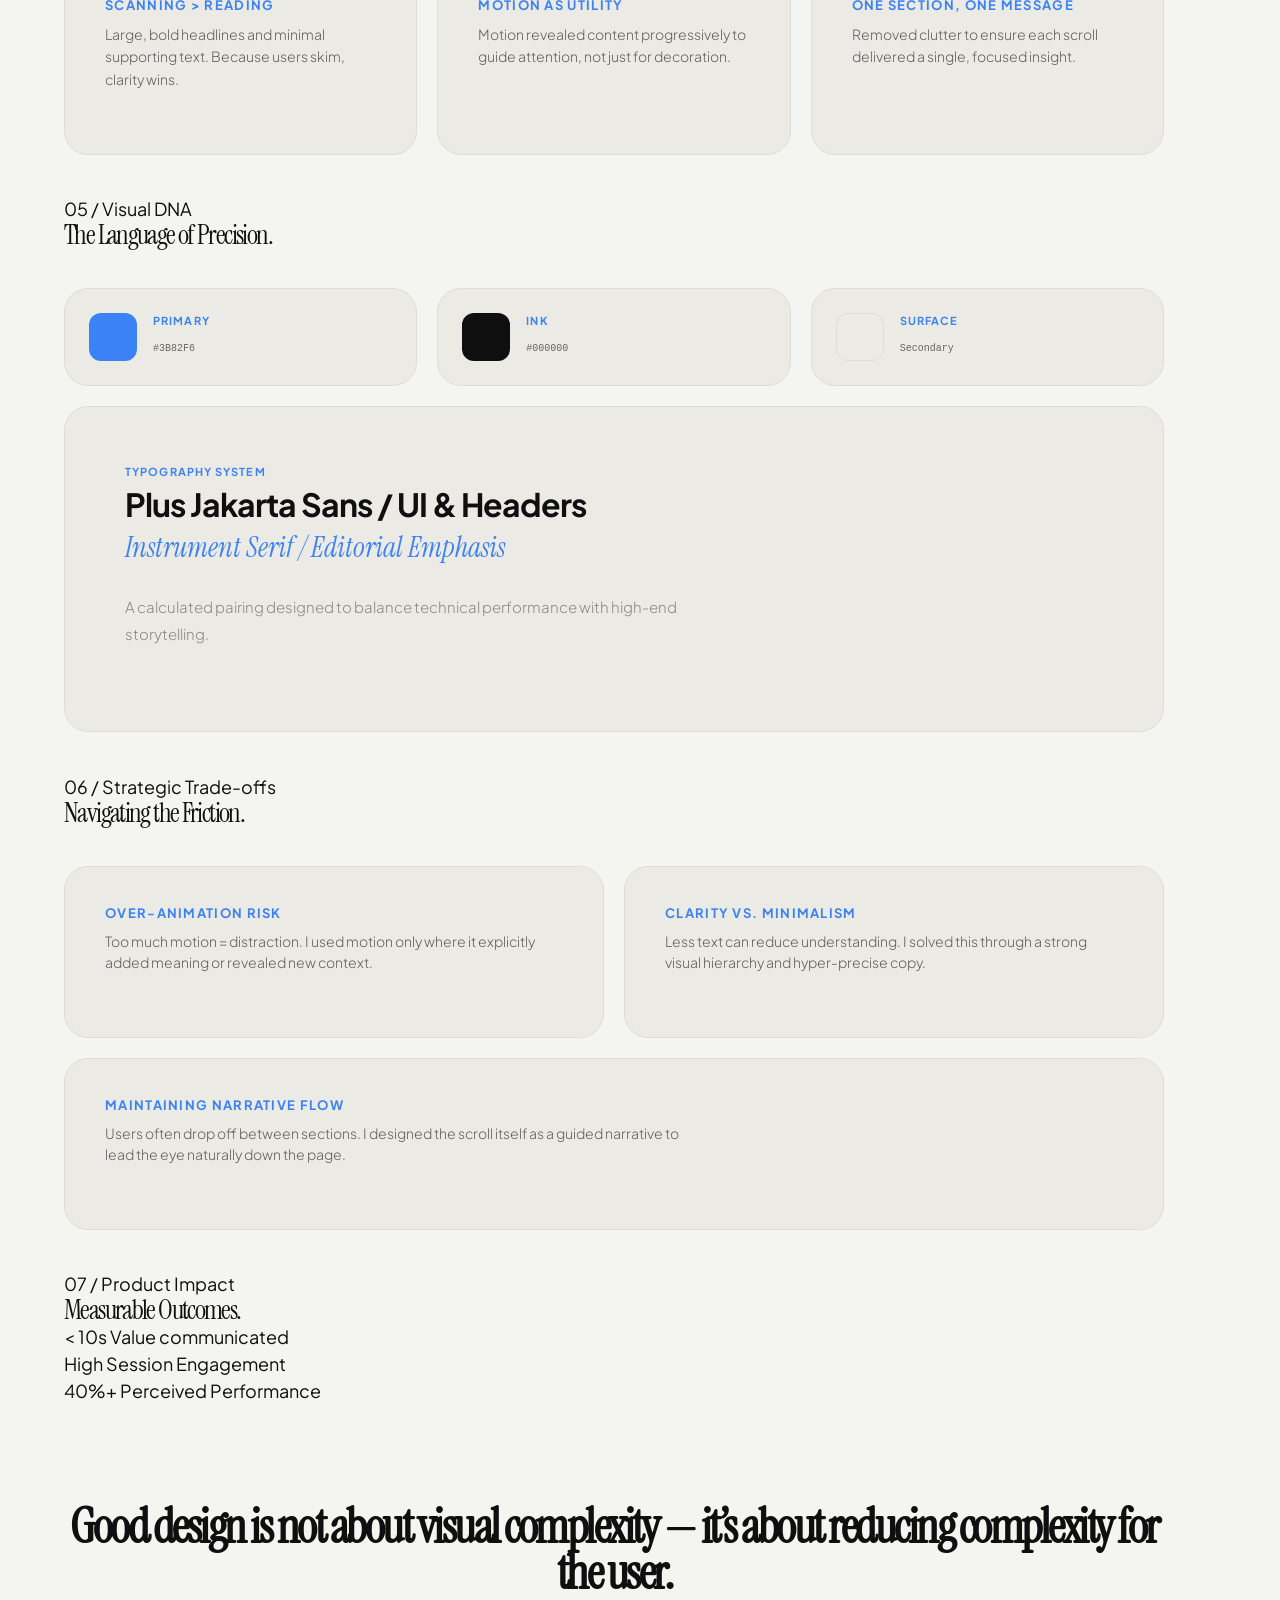
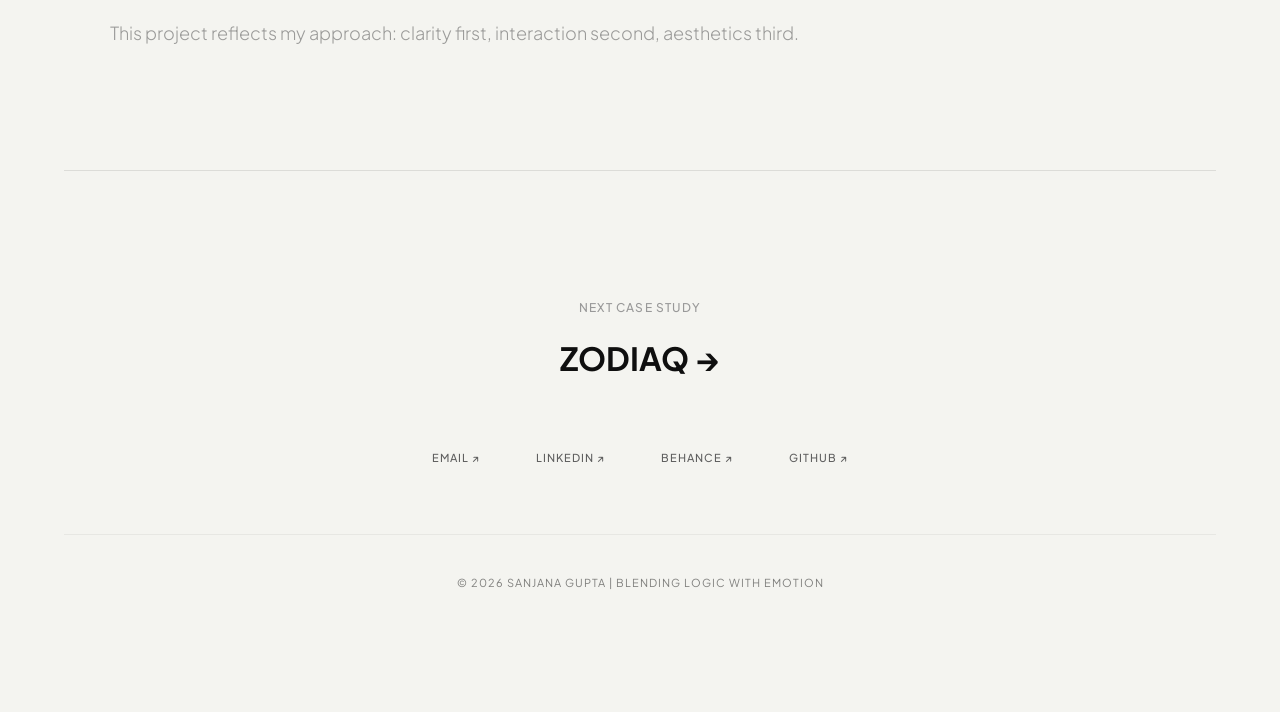
<file: OneDrive/Documents/Portfolio/case-study-pawaac.html>
<!DOCTYPE html>
<html lang="en">

<head>
    <meta charset="UTF-8" />
    <meta name="viewport" content="width=device-width, initial-scale=1.0" />
    <title>PAWAAC | Autonomous Drone Surveillance — Sanjana Gupta</title>
    
    <!-- Fonts -->
    <link rel="preconnect" href="https://fonts.googleapis.com" />
    <link rel="preconnect" href="https://fonts.gstatic.com" crossorigin />
    <link href="https://fonts.googleapis.com/css2?family=Instrument+Serif:ital@0;1&family=Plus+Jakarta+Sans:wght@300;400;500;600;700&display=swap" rel="stylesheet" />

    <!-- CSS Dependencies -->
    <link rel="stylesheet" href="css/variables.css" />
    <link rel="stylesheet" href="css/base.css" />
    <link rel="stylesheet" href="css/components.css" />
    <link rel="stylesheet" href="css/animations.css" />

    <!-- Theme Guard: Prevent Flash of Incorrect Theme -->
    <script>
        (function() {
            const savedTheme = localStorage.getItem('portfolio-theme') || 'dark';
            document.documentElement.setAttribute('data-theme', savedTheme);
        })();
    </script>
    <style>
        :root {
            --jakarta: 'Plus Jakarta Sans', sans-serif;
            --instrument: 'Instrument Serif', serif;
            --accent-pawaac: #3B82F6;
            --bg-ambient: #F7F7F7;
        }

        [data-theme="dark"] :root {
            --bg-ambient: #0B0B0B;
        }

        body { 
            font-family: var(--jakarta); 
            background: var(--bg-primary); 
            color: var(--text-primary);
            position: relative;
            overflow-x: hidden;
        }

        body::after {
            content: "";
            position: fixed;
            top: -10%;
            left: -10%;
            width: 120vw;
            height: 120vh;
            background: radial-gradient(circle at 20% 30%, rgba(59,130,246,0.04) 0%, transparent 50%),
                        radial-gradient(circle at 80% 70%, rgba(59,130,246,0.01) 0%, transparent 50%);
            pointer-events: none;
            z-index: -1;
        }

        .cs-hero {
            padding: 140px 0 80px;
            border-bottom: 1px solid var(--border);
        }

        .cs-hero__back {
            display: inline-flex;
            align-items: center;
            gap: 8px;
            font-size: 14px;
            color: var(--text-secondary);
            text-decoration: none;
            margin-bottom: 48px;
            transition: color 0.2s ease;
        }
        .cs-hero__back:hover { color: var(--accent-pawaac); }

        .cs-hero__tag {
            font-size: 12px;
            font-weight: 500;
            text-transform: uppercase;
            letter-spacing: 0.1em;
            color: var(--text-muted);
            margin-bottom: 16px;
        }

        .nav__mobile-toggle { display: none; }

        .cs-hero__title {
            font-size: clamp(32px, 8vw, 84px);
            line-height: 1.05;
            color: var(--text-primary);
            max-width: 900px;
            margin-bottom: 32px;
            font-weight: 700;
            letter-spacing: -3px; /* Strong premium tight tracking */
            word-break: break-word;
        }

        .cs-hero__title em {
            font-family: var(--instrument);
            font-style: italic;
            font-weight: 400;
            color: var(--accent-pawaac);
            letter-spacing: 0;
            padding-right: 4px;
        }

        .cs-hero__subtitle {
            font-size: 17px;
            color: var(--text-secondary);
            max-width: 650px;
            line-height: 1.6;
            margin-bottom: 56px;
            font-weight: 400;
        }

        /* Live Browser Embed */
        .live-browser {
            width: 100%;
            height: 750px;
            border-radius: var(--radius-lg);
            overflow: hidden;
            border: 1px solid var(--border);
            background: var(--bg-secondary);
            margin-top: 60px;
            position: relative;
            box-shadow: 0 40px 100px rgba(0,0,0,0.1);
        }

        .live-browser iframe {
            width: 100%;
            height: 100%;
            border: none;
        }

        .cs-meta-row {
            display: flex;
            flex-wrap: wrap;
            gap: 48px;
            padding: 40px 0;
            border-top: 1px solid var(--border);
            border-bottom: 1px solid var(--border);
            margin-bottom: var(--space-6);
        }

        .cs-meta-item__label {
            font-size: 11px;
            text-transform: uppercase;
            letter-spacing: 0.12em;
            color: var(--text-muted);
            margin-bottom: 8px;
        }

        .cs-meta-item__value {
            font-size: 15px;
            font-weight: 600;
            color: var(--text-primary);
        }        /* Reimagined Pro Styles */
        .cs-grid-bento {
            display: grid;
            grid-template-columns: repeat(12, 1fr);
            gap: 20px;
            margin: 40px 0;
        }
        .bento-item {
            grid-column: span 6;
            background: var(--bg-secondary);
            border: 1px solid var(--border);
            border-radius: 24px;
            padding: 40px;
            transition: transform 0.3s ease;
        }
        .bento-item:hover { transform: translateY(-5px); }
        .bento-item--full { grid-column: span 12; }
        .bento-item--third { grid-column: span 4; }
        
        .cs-comparison {
            display: grid;
            grid-template-columns: 1fr 1fr;
            gap: 2px;
            background: var(--border);
            border: 1px solid var(--border);
            border-radius: 20px;
            overflow: hidden;
            margin: 40px 0;
        }
        .comp-card {
            background: var(--bg-primary);
            padding: 40px;
        }
        .bento-item h3, .bento-item h4 {
            font-family: var(--jakarta);
            font-size: 11px;
            font-weight: 700;
            text-transform: uppercase;
            letter-spacing: 0.1em;
            color: var(--accent-pawaac);
            margin-bottom: 12px;
        }

        .cs-focus-text {
            font-family: var(--jakarta);
            font-size: clamp(20px, 4vw, 36px) !important;
            font-weight: 500;
            line-height: 1.4 !important;
            letter-spacing: -0.02em;
            color: var(--text-primary) !important;
            margin: 64px 0 !important;
            border-left: 2px solid var(--accent-pawaac);
            padding-left: 32px;
            max-width: 800px;
        }

        @media (max-width: 900px) {
            .cs-hero { padding: 100px 0 40px; }
            .cs-hero__title { font-size: 36px; padding: 0 10px; }
            .cs-meta-row { gap: 24px; flex-direction: column; }
            .live-browser { height: 450px; width: 95vw; margin-left: -2.5vw; }
            .cs-body { padding: 40px 16px; }
            .cs-grid-bento .bento-item, .cs-comparison, .cs-stat-grid { grid-template-columns: 1fr; }
            .cs-grid-bento .bento-item { grid-column: span 12; }
            .cs-focus-text { padding-left: 20px; font-size: 24px !important; }

            /* Mobile Menu Reimagined P2 */
            .desktop-only { display: none !important; }
            .nav__mobile-toggle { 
                display: flex !important;
                flex-direction: column;
                justify-content: center;
                align-items: center;
                gap: 5px;
                width: 44px;
                height: 44px;
                background: var(--bg-secondary);
                border: 1px solid var(--border);
                border-radius: 50%;
                z-index: 1001;
                cursor: pointer;
                transition: all 0.3s ease;
            }
            .nav__mobile-toggle .line {
                width: 18px;
                height: 1.5px;
                background: var(--text-primary);
                transition: all 0.4s var(--ease-slow);
            }
            .is-nav-open .nav__mobile-toggle .line-1 { transform: translateY(3.5px) rotate(45deg); }
            .is-nav-open .nav__mobile-toggle .line-2 { transform: translateY(-3.5px) rotate(-45deg); }

            .nav-overlay {
                position: fixed;
                inset: 0;
                background: var(--bg-primary);
                backdrop-filter: blur(30px);
                -webkit-backdrop-filter: blur(30px);
                z-index: 1000;
                display: flex;
                flex-direction: column;
                transform: translateX(100%);
                transition: transform 0.6s var(--ease-slow);
                padding: 100px 40px;
            }
            .is-nav-open .nav-overlay { transform: translateX(0); }
            
            .nav-overlay__content {
                display: flex;
                flex-direction: column;
                align-items: flex-start;
                gap: 32px;
                opacity: 0;
                transform: translateX(40px);
                transition: all 0.6s var(--ease-out) 0.3s;
                width: 100%;
            }
            .is-nav-open .nav-overlay__content { opacity: 1; transform: translateX(0); }

            .nav-overlay__link {
                font-family: var(--jakarta);
                font-size: 24px;
                font-weight: 400;
                color: var(--text-primary);
                text-decoration: none;
                line-height: 1.4;
                letter-spacing: 0.5px;
            }

            .nav-overlay__footer {
                margin-top: auto;
                width: 100%;
                padding-top: 40px;
                border-top: 1px solid var(--border);
            }

            .theme-btn--mobile {
                padding: 10px 20px;
                border: 1px solid var(--border);
                border-radius: 99px;
                background: var(--bg-secondary);
                font-size: 11px;
                text-transform: uppercase;
                letter-spacing: 2px;
                color: var(--text-primary);
            }
            .nav-overlay__socials {
                display: flex;
                gap: 16px;
                font-size: 10px;
                text-transform: uppercase;
                opacity: 0.6;
            }
        }
    </style>
</head>

<body data-theme="dark">
    <!-- Loading Screen -->
    <div class="loader" id="loader">
        <span id="loaderText">PAWAAC...</span>
    </div>

    <!-- Magnetic Glowing Cursor -->
    <div class="cursor-dot" id="cursorDot"></div>

    <!-- Navigation -->
    <nav class="nav" id="mainNav">
        <a href="index.html" class="nav__logo magnetic">Sanjana.</a>
        
        <!-- Desktop Links (Hidden on Mobile) -->
        <div class="nav__links desktop-only" style="margin-left: auto;">
            <a href="index.html#work" class="nav__link magnetic hoverable">Work</a>
            <a href="index.html#about" class="nav__link magnetic hoverable">About</a>
            <a href="https://drive.google.com/file/d/1_UlnaPvmlF-WjHcZ0Hj5qMyaHlZNzmox/view?usp=drive_link" target="_blank" class="nav__link magnetic hoverable">Resume</a>
            <button class="theme-btn magnetic hoverable" id="themeToggle" aria-label="Toggle Theme">
                <span id="themeLabel">☼ Light</span>
            </button>
        </div>

        <!-- Mobile Toggle (Visible only on Mobile) -->
        <button class="nav__mobile-toggle" id="mobileMenuToggle" aria-label="Toggle Menu">
            <span class="line line-1"></span>
            <span class="line line-2"></span>
        </button>
    </nav>

    <!-- Full-Screen Mobile Menu Overlay -->
    <div class="nav-overlay" id="mobileMenuOverlay">
        <div class="nav-overlay__content">
            <a href="index.html#work" class="nav-overlay__link">Work</a>
            <a href="index.html#about" class="nav-overlay__link">About</a>
            <a href="https://drive.google.com/file/d/1_UlnaPvmlF-WjHcZ0Hj5qMyaHlZNzmox/view?usp=drive_link" target="_blank" class="nav-overlay__link">Resume</a>
            
            <div class="nav-overlay__footer">
                <div style="display: flex; justify-content: space-between; align-items: center; width: 100%;">
                    <div class="nav-overlay__socials">
                        <a href="https://www.linkedin.com/in/sanjana-gupta-187995230/" target="_blank">LinkedIn</a>
                        <a href="https://behance.net/sanjanagupta18" target="_blank">Behance</a>
                        <a href="https://github.com/sanjana-gupta02" target="_blank">GitHub</a>
                    </div>
                    <button class="theme-btn theme-btn--mobile" id="themeToggleMobile">
                        <span id="themeLabelMobile" style="font-size: 11px;">☼ Light Mode</span>
                    </button>
                </div>
            </div>
        </div>
    </div>

    <div id="smooth-wrapper">
        <div class="container">
            <header class="cs-hero reveal">
                <a href="index.html" class="cs-hero__back">← Back to work</a>
                <span class="cs-hero__tag">Product Design · Case Study</span>
                <h1 class="cs-hero__title">Pawaac: Designing a <em>High-Clarity</em> Product Experience.</h1>
                <p class="cs-hero__subtitle">Pawaac is a modern web experience designed to communicate brand value through clarity, structure, and motion-driven storytelling. Redesigned and built in Framer to guide users through complex tech effortlessly.</p>
                
                <div class="cs-meta-row">
                    <div class="cs-meta-item">
                        <div class="cs-meta-item__label">Expertise</div>
                        <div class="cs-meta-item__value">End-to-end Product Design</div>
                    </div>
                    <div class="cs-meta-item">
                        <div class="cs-meta-item__label">Core Focus</div>
                        <div class="cs-meta-item__value">UX Strategy & Motion</div>
                    </div>
                    <div class="cs-meta-item">
                        <div class="cs-meta-item__label">Engine</div>
                        <div class="cs-meta-item__value">Framer (Built & Shipped)</div>
                    </div>
                    <div class="cs-meta-item">
                        <div class="cs-meta-item__label">Live View</div>
                        <a href="https://www.pawaac.com/" target="_blank" style="text-decoration: none;">
                            <div class="cs-meta-item__value" style="color: var(--accent-pawaac); text-transform: uppercase; letter-spacing: 1px;">Launch Site ↗</div>
                        </a>
                    </div>
                </div>

                <!-- Live Website Embed -->
                <div class="live-browser reveal">
                    <iframe src="https://www.pawaac.com/" title="PAWAAC Live Site"></iframe>
                </div>
            </header>

            <main class="cs-body" style="max-width: 1100px;">
                <!-- Section 1: Overview -->
                <section class="cs-section reveal">
                    <span class="cs-section__num">01 / Overview</span>
                    <h2>The Challenge.</h2>
                    <p style="max-width: 700px;">The challenge wasn’t just to design a visually appealing website — it was to create an experience that communicates value within seconds, guides users without friction, and feels premium without being overwhelming.</p>
                </section>

                <!-- Section 2: The Problem -->
                <section class="cs-section reveal">
                    <span class="cs-section__num">02 / The friction</span>
                    <h2>Clarity beats Complexity.</h2>
                    <p>Most modern websites fail at a critical balance: they are either visually impressive but confusing, or clear but forgettable.</p>
                    
                    <div class="cs-comparison">
                        <div class="comp-card">
                            <h4>The Current Friction</h4>
                            <p>✕ Weak messaging hierarchy</p>
                            <p>✕ Over-animated distractions</p>
                            <p>✕ Static, low-engagement layouts</p>
                            <p>✕ Poor narrative flow</p>
                        </div>
                        <div class="comp-card" style="background: var(--bg-secondary);">
                            <h4>The Pawaac Solution</h4>
                            <p>✓ Instant value communication</p>
                            <p>✓ Motion as a UX guidance tool</p>
                            <p>✓ Progressive disclosure</p>
                            <p>✓ High-intent storytelling</p>
                        </div>
                    </div>
                </section>

                <p class="cs-focus-text reveal">"How might we design a website that is both engaging and instantly understandable — without compromising usability?"</p>

                <!-- Section 3: User Understanding -->
                <section class="cs-section reveal">
                    <span class="cs-section__num">03 / Behavioral Logic</span>
                    <h2>Users don’t explore. They follow clarity. </h2>
                    <p>I defined behavioral assumptions based on real-world patterns. Every section was designed to answer a user question immediately.</p>
                    
                    <div class="cs-grid-bento">
                        <div class="bento-item">
                            <h4>Target Audience</h4>
                            <p style="font-size: 14px; line-height: 1.8;">First-time visitors, potential clients, and collaborators seeking trust and precision in autonomous solutions.</p>
                        </div>
                        <div class="bento-item">
                            <h4>Core Friction</h4>
                            <p style="font-size: 14px; line-height: 1.8;">Cognitive overload and confusing navigation structures often lead to high bounce rates.</p>
                        </div>
                        <div class="bento-item bento-item--full" style="background: var(--accent-pawaac); color: white; border: none;">
                            <h4 style="color: rgba(255,255,255,0.7)">The Philosophy</h4>
                            <h2 style="color: white; margin-top: 10px; font-size: calc(1.5rem + 1vw); line-height: 1.3;">Every interaction should <em>reduce friction</em>, never increase it.</h2>
                        </div>
                    </div>
                </section>

                <!-- Section 4: Key Decisions -->
                <section class="cs-section reveal">
                    <span class="cs-section__num">04 / Design Decisions</span>
                    <h2>Where the Real Thinking is.</h2>
                    
                    <div class="cs-grid-bento">
                        <div class="bento-item bento-item--third">
                            <h3 style="font-size: 13px; text-transform: uppercase;">Scanning > Reading</h3>
                            <p style="font-size: 14px; margin-top: 10px; line-height: 1.6;">Large, bold headlines and minimal supporting text. Because users skim, clarity wins.</p>
                        </div>
                        <div class="bento-item bento-item--third">
                            <h3 style="font-size: 13px; text-transform: uppercase;">Motion as Utility</h3>
                            <p style="font-size: 14px; margin-top: 10px; line-height: 1.6;">Motion revealed content progressively to guide attention, not just for decoration.</p>
                        </div>
                        <div class="bento-item bento-item--third">
                            <h3 style="font-size: 13px; text-transform: uppercase;">One Section, One Message</h3>
                            <p style="font-size: 14px; margin-top: 10px; line-height: 1.6;">Removed clutter to ensure each scroll delivered a single, focused insight.</p>
                        </div>
                    </div>
                </section>

                <!-- Section 5: Visual DNA -->
                <section class="cs-section reveal">
                    <span class="cs-section__num">05 / Visual DNA</span>
                    <h2>The Language of Precision.</h2>
                    <div class="cs-grid-bento">
                        <div class="bento-item--third bento-item" style="display: flex; flex-direction: row; align-items: center; gap: 16px; padding: 24px;">
                            <div style="width: 48px; height: 48px; background: var(--accent-pawaac); border-radius: 12px; flex-shrink: 0;"></div>
                            <div>
                                <h4 style="margin-bottom: 4px;">Primary</h4>
                                <span style="font-size: 10px; opacity: 0.6; font-family: monospace;">#3B82F6</span>
                            </div>
                        </div>
                        <div class="bento-item--third bento-item" style="display: flex; flex-direction: row; align-items: center; gap: 16px; padding: 24px;">
                            <div style="width: 48px; height: 48px; background: var(--text-primary); border-radius: 12px; flex-shrink: 0;"></div>
                            <div>
                                <h4 style="margin-bottom: 4px;">Ink</h4>
                                <span style="font-size: 10px; opacity: 0.6; font-family: monospace;">#000000</span>
                            </div>
                        </div>
                        <div class="bento-item--third bento-item" style="display: flex; flex-direction: row; align-items: center; gap: 16px; padding: 24px;">
                            <div style="width: 48px; height: 48px; background: var(--bg-secondary); border-radius: 12px; border: 1px solid var(--border); flex-shrink: 0;"></div>
                            <div>
                                <h4 style="margin-bottom: 4px;">Surface</h4>
                                <span style="font-size: 10px; opacity: 0.6; font-family: monospace;">Secondary</span>
                            </div>
                        </div>
                        <div class="bento-item" style="grid-column: span 12; padding: 60px;">
                            <h4>Typography System</h4>
                            <h3 style="font-family: var(--jakarta); font-size: 32px; font-weight: 700; color: var(--text-primary); text-transform: none; letter-spacing: -1px; margin-bottom: 8px;">Plus Jakarta Sans / UI & Headers</h3>
                            <p style="font-family: var(--instrument); font-style: italic; font-size: 28px; color: var(--accent-pawaac); margin-bottom: 24px;">Instrument Serif / Editorial Emphasis</p>
                            <p style="font-size: 15px; opacity: 0.7; line-height: 1.8; max-width: 600px;">A calculated pairing designed to balance technical performance with high-end storytelling.</p>
                        </div>
                    </div>
                </section>

                <!-- Section 6: Challenges -->
                <section class="cs-section reveal">
                    <span class="cs-section__num">06 / Strategic Trade-offs</span>
                    <h2>Navigating the Friction.</h2>
                    <div class="cs-grid-bento">
                        <div class="bento-item">
                            <h4 style="font-size: 13px; text-transform: uppercase;">Over-animation Risk</h4>
                            <p style="font-size: 14px; margin-top: 10px;">Too much motion = distraction. I used motion only where it explicitly added meaning or revealed new context.</p>
                        </div>
                        <div class="bento-item">
                            <h4 style="font-size: 13px; text-transform: uppercase;">Clarity vs. Minimalism</h4>
                            <p style="font-size: 14px; margin-top: 10px;">Less text can reduce understanding. I solved this through a strong visual hierarchy and hyper-precise copy.</p>
                        </div>
                        <div class="bento-item bento-item--full">
                            <h4 style="font-size: 13px; text-transform: uppercase;">Maintaining Narrative Flow</h4>
                            <p style="font-size: 14px; margin-top: 10px;">Users often drop off between sections. I designed the scroll itself as a guided narrative to lead the eye naturally down the page.</p>
                        </div>
                    </div>
                </section>

                <!-- Section 7: Impact -->
                <section class="cs-section reveal">
                    <span class="cs-section__num">07 / Product Impact</span>
                    <h2>Measurable Outcomes.</h2>
                    <div class="cs-stat-grid">
                        <div class="stat-card">
                            <span class="num">< 10s</span>
                            <span class="label">Value communicated</span>
                        </div>
                        <div class="stat-card">
                            <span class="num">High</span>
                            <span class="label">Session Engagement</span>
                        </div>
                        <div class="stat-card">
                            <span class="num">40%+</span>
                            <span class="label">Perceived Performance</span>
                        </div>
                    </div>
                </section>

                <!-- Final Takeaway -->
                <section class="cs-section reveal" style="text-align: center; padding: 100px 0;">
                    <h2 style="font-size: clamp(32px, 5vw, 48px); font-weight: 700; letter-spacing: -2.5px;">Good design is not about visual complexity — it’s about reducing complexity for the user.</h2>
                    <p style="margin-top: 24px; font-size: 18px; opacity: 0.6;">This project reflects my approach: clarity first, interaction second, aesthetics third.</p>
                </section>
            </main>

                <footer style="padding: 120px 0; border-top: 1px solid var(--border); text-align: center;">
                    <span class="cs-hero__tag">Next Case Study</span>
                    <a href="case-study-zodiaq.html" style="font-size: 32px; font-weight: 700; color: var(--text-primary); text-decoration: none; display: block; margin-top: 16px; margin-bottom: 60px;">ZODIAQ &rarr;</a>
                    
                    <div style="display: flex; gap: 32px; justify-content: center; margin-bottom: 60px;">
                        <a href="mailto:sanjanagupta1502@gmail.com" class="magnetic hoverable" style="font-size: 11px; text-transform: uppercase; letter-spacing: 1px; color: var(--text-secondary); text-decoration: none;">Email ↗</a>
                        <a href="https://www.linkedin.com/in/sanjana-gupta-187995230/" target="_blank" class="magnetic hoverable" style="font-size: 11px; text-transform: uppercase; letter-spacing: 1px; color: var(--text-secondary); text-decoration: none;">LinkedIn ↗</a>
                        <a href="https://behance.net/sanjanagupta18" target="_blank" class="magnetic hoverable" style="font-size: 11px; text-transform: uppercase; letter-spacing: 1px; color: var(--text-secondary); text-decoration: none;">Behance ↗</a>
                        <a href="https://github.com/sanjana-gupta02" target="_blank" class="magnetic hoverable" style="font-size: 11px; text-transform: uppercase; letter-spacing: 1px; color: var(--text-secondary); text-decoration: none;">GitHub ↗</a>
                    </div>

                    <div style="padding-top: 40px; border-top: 1px solid var(--border); opacity: 0.5; font-size: 11px; letter-spacing: 1px;">
                        © <span class="current-year">2026</span> SANJANA GUPTA | BLENDING LOGIC WITH EMOTION
                    </div>
                </footer>
        </div>
    </div>

    <!-- Scripts -->
    <script src="js/utils.js"></script>
    <script src="js/theme.js"></script>
    <script src="js/scroll.js"></script>
    <script src="js/cursor.js"></script>
    <script src="js/nav.js"></script>
    <script>
        // Reveal on scroll
        const observer = new IntersectionObserver((entries) => {
            entries.forEach(entry => {
                if (entry.isIntersecting) entry.target.classList.add('is-inview');
            });
        }, { threshold: 0.1 });
        document.querySelectorAll('.reveal').forEach(el => observer.observe(el));

        // Loader
        window.addEventListener('load', () => {
            setTimeout(() => {
                document.getElementById('loader').classList.add('loader--hidden');
            }, 1000);
        });

        // Mobile Menu logic
        const menuToggle = document.getElementById('mobileMenuToggle');
        const overlayLinks = document.querySelectorAll('.nav-overlay__link');
        const bodyTag = document.body;
        
        if(menuToggle) {
            menuToggle.addEventListener('click', () => {
                bodyTag.classList.toggle('is-nav-open');
            });
        }

        // Close on link click
        overlayLinks.forEach(link => {
            link.addEventListener('click', () => {
                bodyTag.classList.remove('is-nav-open');
            });
        });

        // Integrated Theme Management (Unified Desktop & Mobile)
        const setupThemeToggle = (btnId, labelId) => {
            const btn = document.getElementById(btnId);
            if(!btn) return;
            
            btn.addEventListener('click', () => {
                const current = document.documentElement.getAttribute('data-theme');
                const next = current === 'dark' ? 'light' : 'dark';
                document.documentElement.setAttribute('data-theme', next);
                localStorage.setItem('portfolio-theme', next);
                
                // Universal Label Sync
                const labels = ['themeLabel', 'themeLabelMobile'];
                labels.forEach(id => {
                    const el = document.getElementById(id);
                    if(el) el.textContent = next === 'dark' ? '☼ Light' : '☾ Dark';
                });
            });
        };

        setupThemeToggle('themeToggle', 'themeLabel');
        setupThemeToggle('themeToggleMobile', 'themeLabelMobile');
    </script>
</body>

</html>
</file>
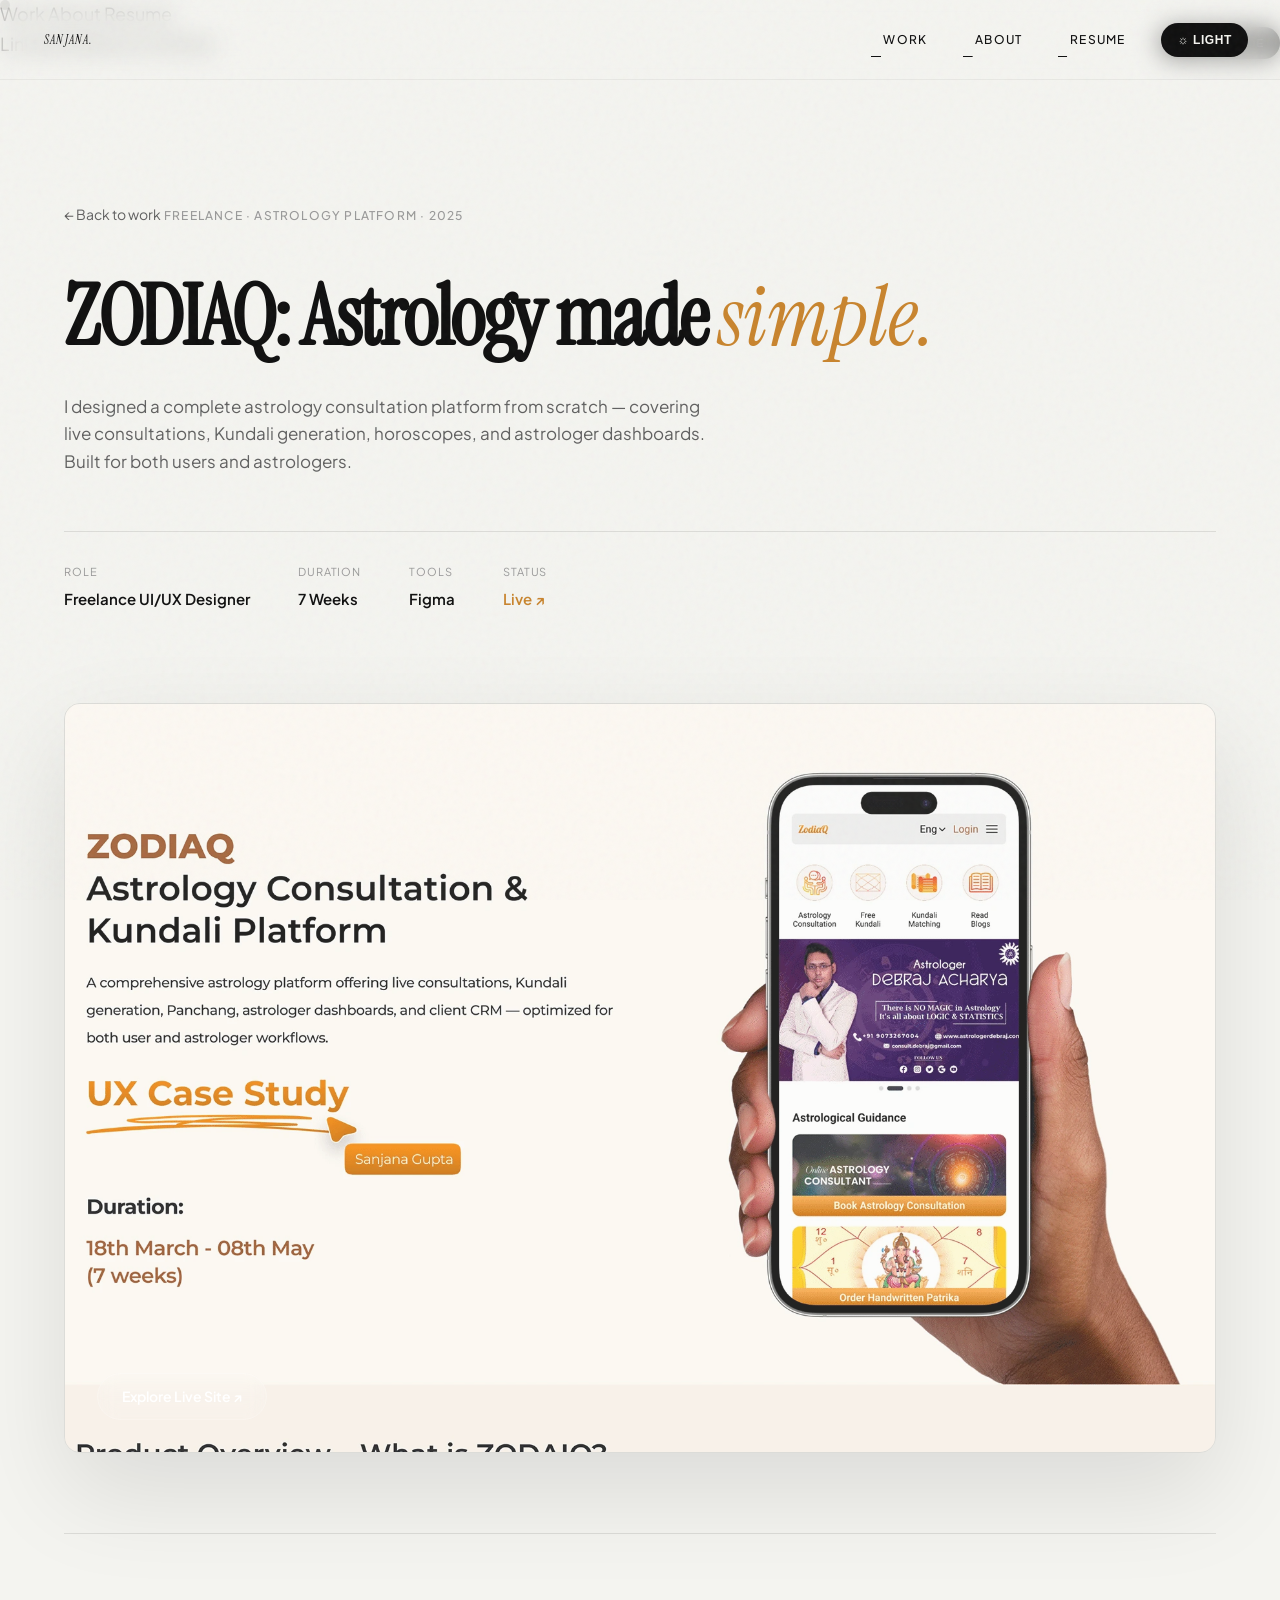
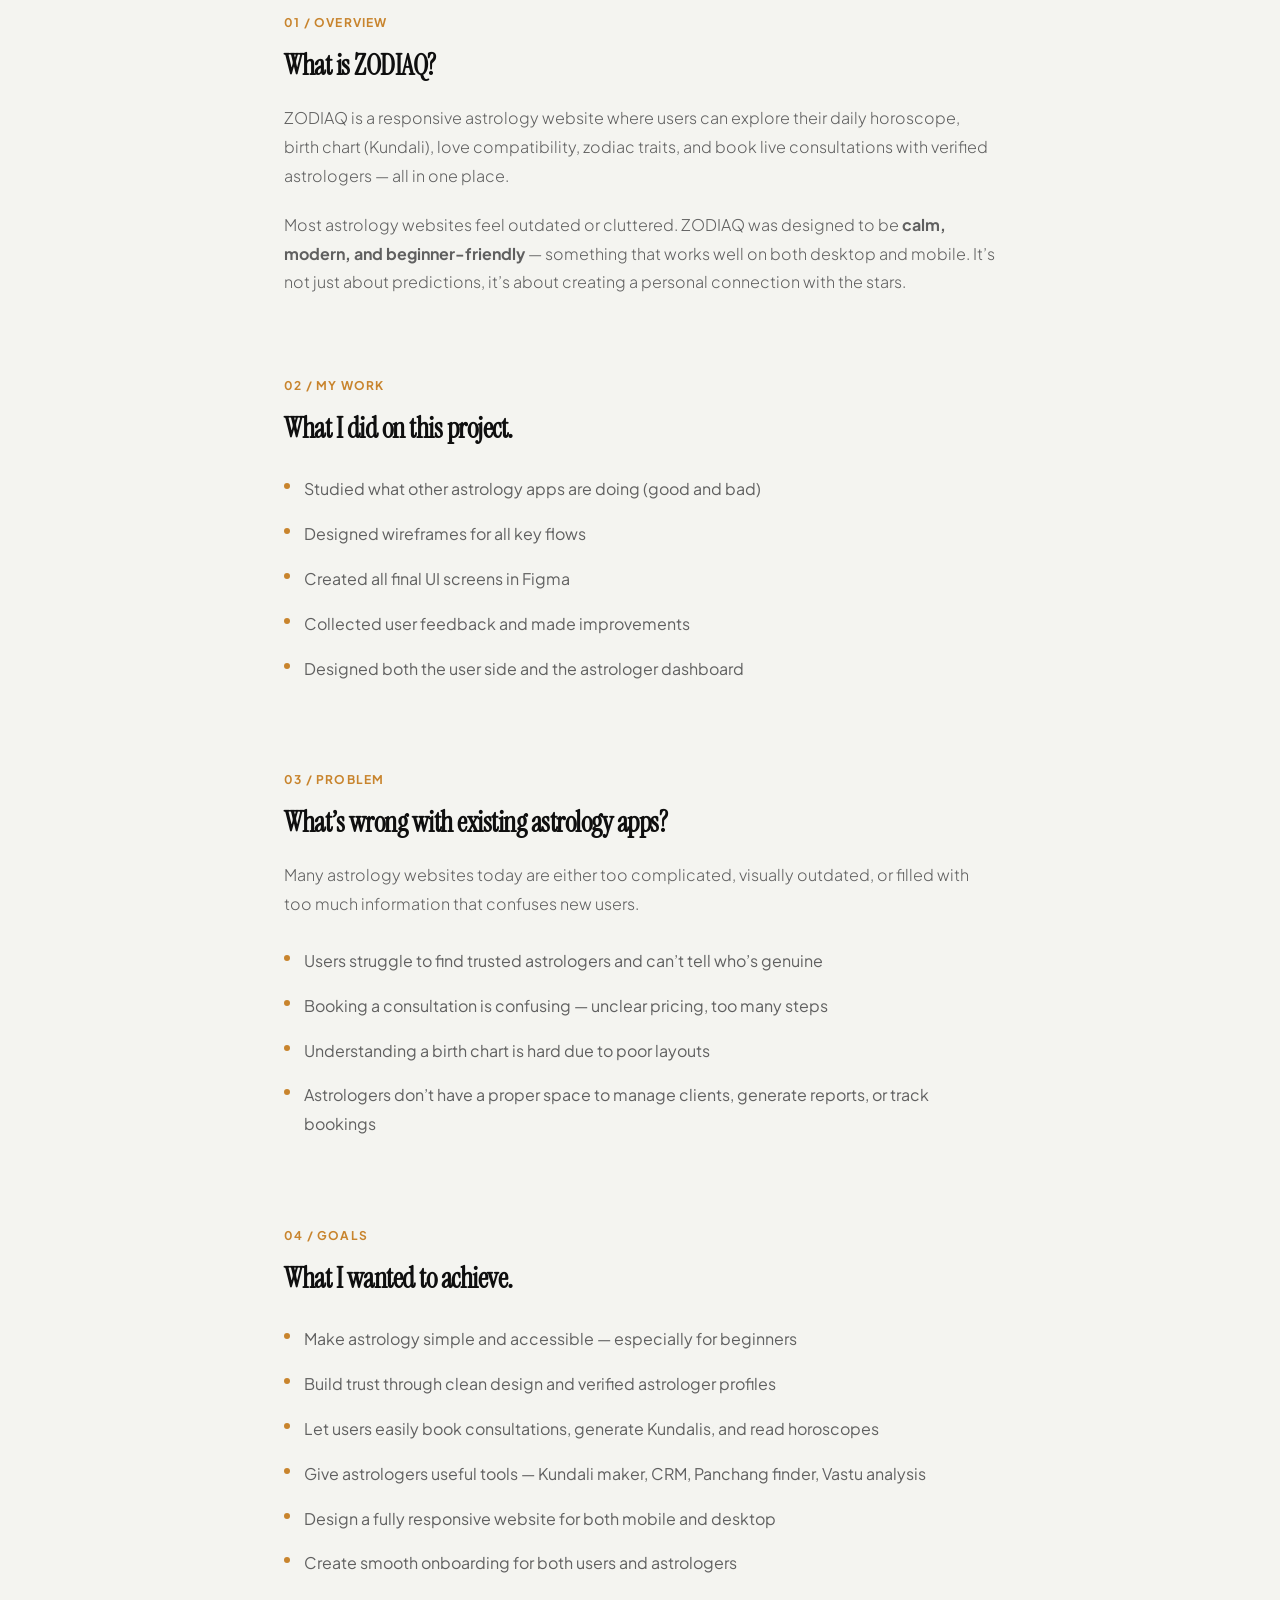
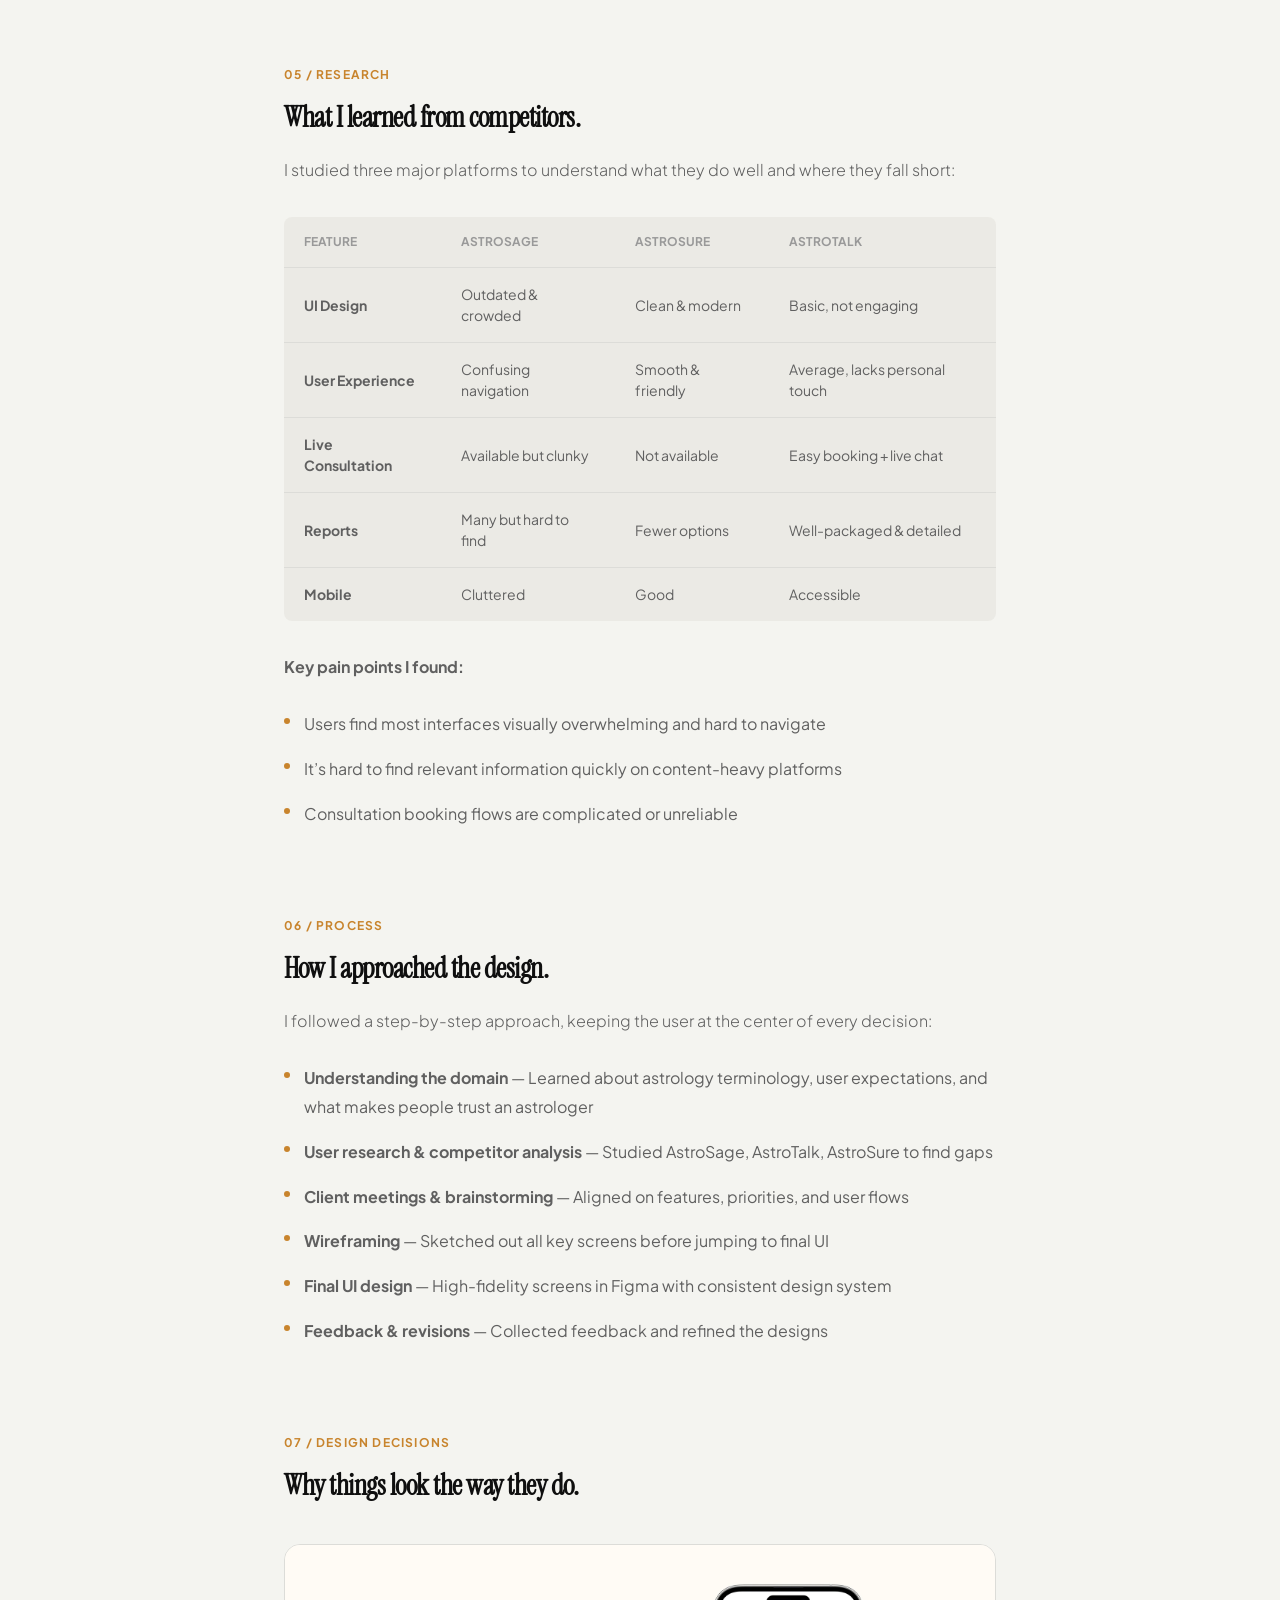
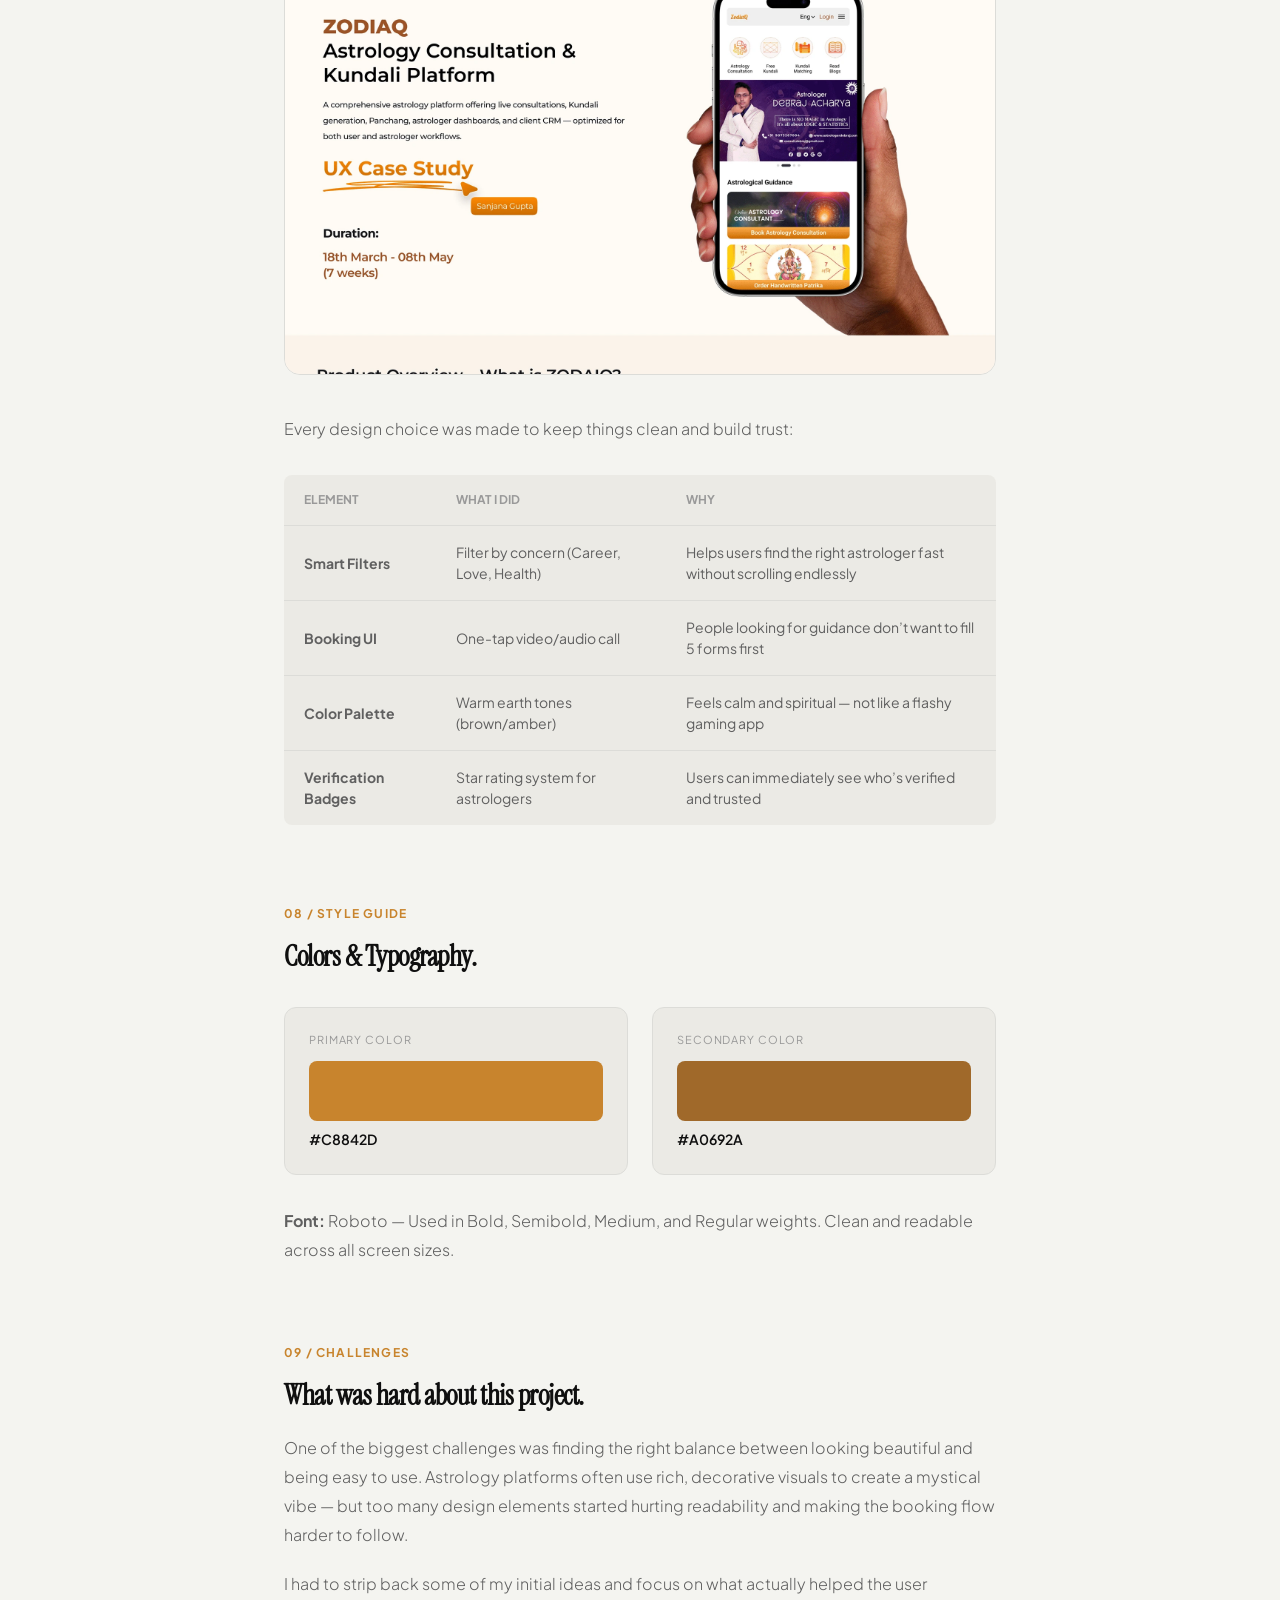
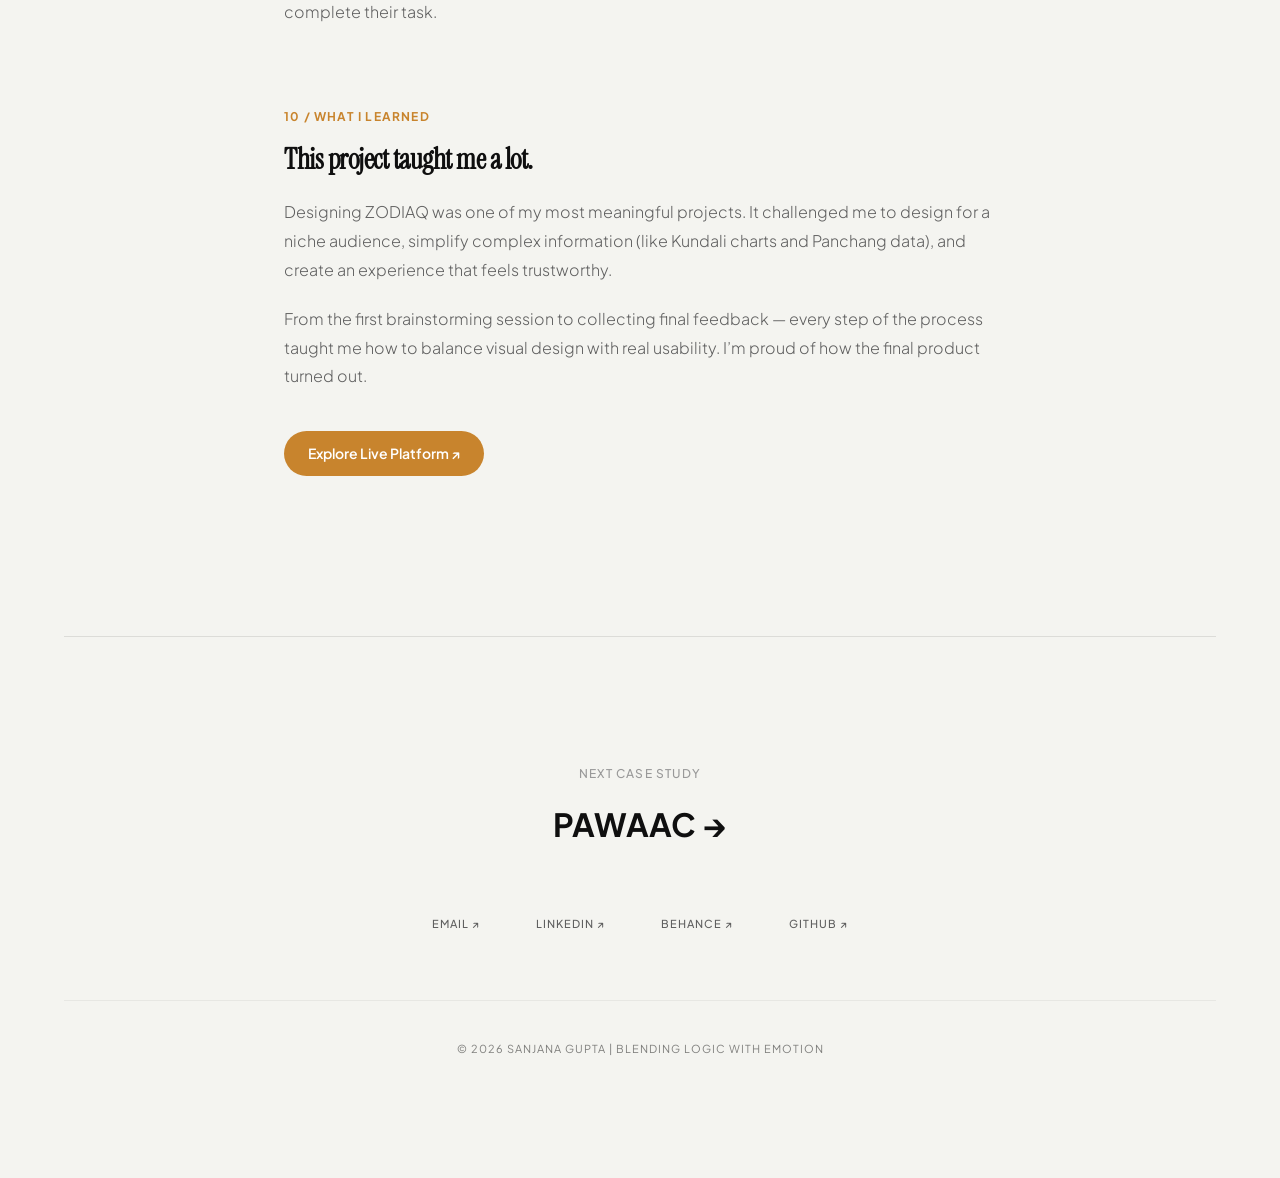
<file: OneDrive/Documents/Portfolio/case-study-zodiaq.html>
<!DOCTYPE html>
<html lang="en">

<head>
    <meta charset="UTF-8" />
    <meta name="viewport" content="width=device-width, initial-scale=1.0" />
    <title>ZODIAQ | Astrology Consultation UX — Sanjana Gupta</title>
    
    <!-- Fonts -->
    <link rel="preconnect" href="https://fonts.googleapis.com" />
    <link rel="preconnect" href="https://fonts.gstatic.com" crossorigin />
    <link href="https://fonts.googleapis.com/css2?family=Instrument+Serif:ital@0;1&family=Plus+Jakarta+Sans:wght@300;400;500;600;700&display=swap" rel="stylesheet" />

    <!-- CSS Dependencies -->
    <link rel="stylesheet" href="css/variables.css" />
    <link rel="stylesheet" href="css/base.css" />
    <link rel="stylesheet" href="css/components.css" />
    <link rel="stylesheet" href="css/animations.css" />

    <!-- Theme Guard: Prevent Flash of Incorrect Theme -->
    <script>
        (function() {
            const savedTheme = localStorage.getItem('portfolio-theme') || 'dark';
            document.documentElement.setAttribute('data-theme', savedTheme);
        })();
    </script>
    <style>
        :root {
            --jakarta: 'Plus Jakarta Sans', sans-serif;
            --instrument: 'Instrument Serif', serif;
            --accent-zodiaq: #C8842D;
            --bg-ambient: #F7F7F7;
        }

        body { 
            font-family: var(--jakarta); 
            background: var(--bg-primary); 
            color: var(--text-primary);
            position: relative;
            overflow-x: hidden;
        }

        body::after {
            content: "";
            position: fixed;
            top: -10%;
            left: -10%;
            width: 120vw;
            height: 120vh;
            background: radial-gradient(circle at 20% 30%, rgba(200,132,45,0.03) 0%, transparent 50%),
                        radial-gradient(circle at 80% 70%, rgba(200,132,45,0.01) 0%, transparent 50%);
            pointer-events: none;
            z-index: -1;
        }

        .cs-hero {
            padding: 140px 0 80px;
            border-bottom: 1px solid var(--border);
        }

        .cs-hero__back {
            display: inline-flex;
            align-items: center;
            gap: 8px;
            font-size: 14px;
            color: var(--text-secondary);
            text-decoration: none;
            margin-bottom: 48px;
            transition: color 0.2s ease;
        }
        .cs-hero__back:hover { color: var(--accent-zodiaq); }

        .cs-hero__tag {
            font-size: 12px;
            font-weight: 500;
            text-transform: uppercase;
            letter-spacing: 0.1em;
            color: var(--text-muted);
            margin-bottom: 16px;
        }

        .nav__mobile-toggle { display: none; }

        .cs-hero__title {
            font-size: clamp(32px, 8vw, 84px);
            line-height: 1.05;
            color: var(--text-primary);
            max-width: 900px;
            margin-bottom: 32px;
            font-weight: 600;
            letter-spacing: -2.5px;
            word-break: break-word;
        }

        .cs-hero__title em {
            font-family: var(--instrument);
            font-style: italic;
            font-weight: 400;
            color: var(--accent-zodiaq);
            letter-spacing: 0;
            padding-right: 4px;
        }

        .cs-hero__subtitle {
            font-size: 17px;
            color: var(--text-secondary);
            max-width: 650px;
            line-height: 1.6;
            margin-bottom: 56px;
            font-weight: 400;
        }

        .cs-meta-row {
            display: flex;
            flex-wrap: wrap;
            gap: 48px;
            padding: 32px 0;
            border-top: 1px solid var(--border);
        }

        .cs-meta-item__label {
            font-size: 11px;
            text-transform: uppercase;
            letter-spacing: 0.08em;
            color: var(--text-muted);
            margin-bottom: 8px;
        }

        .cs-meta-item__value {
            font-size: 15px;
            font-weight: 600;
            color: var(--text-primary);
        }

        .cs-body {
            max-width: 760px;
            margin: 0 auto;
            padding: 80px 24px;
        }

        .cs-section { margin-bottom: 80px; }

        .cs-section__num {
            font-size: 12px;
            font-weight: 700;
            color: var(--accent-zodiaq);
            text-transform: uppercase;
            letter-spacing: 0.1em;
            margin-bottom: 16px;
            display: block;
        }

        .cs-section h2 {
            font-size: 28px;
            font-weight: 700;
            color: var(--text-primary);
            margin-bottom: 20px;
            line-height: 1.3;
            letter-spacing: -0.5px;
        }

        .cs-section p {
            font-size: 16px;
            color: var(--text-secondary);
            line-height: 1.8;
            margin-bottom: 20px;
        }

        .cs-section ul {
            list-style: none;
            padding: 0;
            margin: 16px 0 24px;
        }

        .cs-section ul li {
            font-size: 16px;
            color: var(--text-secondary);
            line-height: 1.8;
            padding: 8px 0;
            padding-left: 20px;
            position: relative;
        }

        .cs-section ul li::before {
            content: '';
            position: absolute;
            left: 0;
            top: 16px;
            width: 6px;
            height: 6px;
            background: var(--accent-zodiaq);
            border-radius: 50%;
        }

        .cs-table {
            width: 100%;
            border-collapse: collapse;
            margin: 32px 0;
            background: var(--bg-secondary);
            border-radius: 8px;
            overflow: hidden;
        }
        .cs-table th {
            text-align: left;
            padding: 16px 20px;
            font-size: 12px;
            text-transform: uppercase;
            color: var(--text-muted);
            border-bottom: 1px solid var(--border);
        }
        .cs-table td {
            padding: 16px 20px;
            border-bottom: 1px solid var(--border);
            font-size: 14px;
            color: var(--text-secondary);
        }
        .cs-table tr:last-child td { border-bottom: none; }

        /* Style Guide Colors */
        .style-guide {
            display: grid;
            grid-template-columns: 1fr 1fr;
            gap: 24px;
            margin: 32px 0;
        }

        .style-card {
            background: var(--bg-secondary);
            border: 1px solid var(--border);
            border-radius: 12px;
            padding: 24px;
        }

        .style-card__label {
            font-size: 11px;
            text-transform: uppercase;
            letter-spacing: 0.08em;
            color: var(--text-muted);
            margin-bottom: 12px;
        }

        .color-swatch {
            width: 100%;
            height: 60px;
            border-radius: 8px;
            margin-bottom: 8px;
        }

        .color-swatch--primary { background: #C8842D; }
        .color-swatch--secondary { background: #A0692A; }

        .style-card__value {
            font-size: 14px;
            font-weight: 600;
            color: var(--text-primary);
        }

        .live-link-pill {
            display: inline-flex;
            align-items: center;
            gap: 8px;
            padding: 12px 24px;
            background: var(--accent-zodiaq);
            color: #fff;
            text-decoration: none;
            border-radius: 100px;
            font-weight: 600;
            font-size: 14px;
            transition: transform 0.3s ease;
        }
        .live-link-pill:hover { transform: translateY(-2px); }

        /* Live Browser Embed */
        .live-browser {
            width: 100%;
            height: 750px;
            border-radius: var(--radius-lg);
            overflow: hidden;
            border: 1px solid var(--border);
            background: var(--bg-secondary);
            margin-top: 60px;
            position: relative;
            box-shadow: 0 40px 100px rgba(0,0,0,0.1);
        }

        .live-browser iframe {
            width: 100%;
            height: 100%;
            border: none;
        }

        @media (max-width: 900px) {
            .cs-hero { padding: 100px 0 40px; }
            .cs-hero__title { font-size: 36px; padding: 0 10px; }
            .cs-meta-row { gap: 24px; flex-direction: column; }
            .live-browser { height: 450px; width: 95vw; margin-left: -2.5vw; }
            .cs-body { padding: 40px 16px; }
            .style-guide { grid-template-columns: 1fr; }

            /* Mobile Menu Reimagined P2 */
            .desktop-only { display: none !important; }
            .nav__mobile-toggle { 
                display: flex !important;
                flex-direction: column;
                justify-content: center;
                align-items: center;
                gap: 5px;
                width: 44px;
                height: 44px;
                background: var(--bg-secondary);
                border: 1px solid var(--border);
                border-radius: 50%;
                z-index: 1001;
                cursor: pointer;
                transition: all 0.3s ease;
            }
            .nav__mobile-toggle .line {
                width: 18px;
                height: 1.5px;
                background: var(--text-primary);
                transition: all 0.4s var(--ease-slow);
            }
            .is-nav-open .nav__mobile-toggle .line-1 { transform: translateY(3.5px) rotate(45deg); }
            .is-nav-open .nav__mobile-toggle .line-2 { transform: translateY(-3.5px) rotate(-45deg); }

            .nav-overlay {
                position: fixed;
                inset: 0;
                background: var(--bg-primary);
                backdrop-filter: blur(30px);
                -webkit-backdrop-filter: blur(30px);
                z-index: 1000;
                display: flex;
                flex-direction: column;
                transform: translateX(100%);
                transition: transform 0.6s var(--ease-slow);
                padding: 100px 40px;
            }
            .is-nav-open .nav-overlay { transform: translateX(0); }
            
            .nav-overlay__content {
                display: flex;
                flex-direction: column;
                align-items: flex-start;
                gap: 32px;
                opacity: 0;
                transform: translateX(40px);
                transition: all 0.6s var(--ease-out) 0.3s;
                width: 100%;
            }
            .is-nav-open .nav-overlay__content { opacity: 1; transform: translateX(0); }

            .nav-overlay__link {
                font-family: var(--jakarta);
                font-size: 24px;
                font-weight: 400;
                color: var(--text-primary);
                text-decoration: none;
                line-height: 1.4;
                letter-spacing: 0.5px;
            }

            .nav-overlay__footer {
                margin-top: auto;
                width: 100%;
                padding-top: 40px;
                border-top: 1px solid var(--border);
            }

            .theme-btn--mobile {
                padding: 10px 20px;
                border: 1px solid var(--border);
                border-radius: 99px;
                background: var(--bg-secondary);
                font-size: 11px;
                text-transform: uppercase;
                letter-spacing: 2px;
                color: var(--text-primary);
            }
        }
    </style>
</head>

<body>
    <!-- Loading Screen -->
    <div class="loader" id="loader">
        <span id="loaderText">ZODIAQ...</span>
    </div>

    <!-- Magnetic Glowing Cursor -->
    <div class="cursor-dot" id="cursorDot"></div>

    <!-- Navigation -->
    <nav class="nav" id="mainNav">
        <a href="index.html" class="nav__logo magnetic">Sanjana.</a>
        
        <!-- Desktop Links (Hidden on Mobile) -->
        <div class="nav__links desktop-only" style="margin-left: auto;">
            <a href="index.html#work" class="nav__link magnetic hoverable">Work</a>
            <a href="index.html#about" class="nav__link magnetic hoverable">About</a>
            <a href="https://drive.google.com/file/d/1_UlnaPvmlF-WjHcZ0Hj5qMyaHlZNzmox/view?usp=drive_link" target="_blank" class="nav__link magnetic hoverable">Resume</a>
            <button class="theme-btn magnetic hoverable" id="themeToggle" aria-label="Toggle Theme">
                <span id="themeLabel">☼ Light</span>
            </button>
        </div>

        <!-- Mobile Toggle (Visible only on Mobile) -->
        <button class="nav__mobile-toggle" id="mobileMenuToggle" aria-label="Toggle Menu">
            <span class="line line-1"></span>
            <span class="line line-2"></span>
        </button>
    </nav>

    <!-- Full-Screen Mobile Menu Overlay -->
    <div class="nav-overlay" id="mobileMenuOverlay">
        <div class="nav-overlay__content">
            <a href="index.html#work" class="nav-overlay__link">Work</a>
            <a href="index.html#about" class="nav-overlay__link">About</a>
            <a href="https://drive.google.com/file/d/1_UlnaPvmlF-WjHcZ0Hj5qMyaHlZNzmox/view?usp=drive_link" target="_blank" class="nav-overlay__link">Resume</a>
            
            <div class="nav-overlay__footer">
                <div style="display: flex; justify-content: space-between; align-items: center; width: 100%;">
                    <div class="nav-overlay__socials">
                        <a href="https://www.linkedin.com/in/sanjana-gupta-187995230/" target="_blank">LinkedIn</a>
                        <a href="https://behance.net/sanjanagupta18" target="_blank">Behance</a>
                        <a href="https://github.com/sanjana-gupta02" target="_blank">GitHub</a>
                    </div>
                    <button class="theme-btn theme-btn--mobile" id="themeToggleMobile">
                        <span id="themeLabelMobile" style="font-size: 11px;">☼ Light Mode</span>
                    </button>
                </div>
            </div>
        </div>
    </div>

    <div id="smooth-wrapper">
        <div class="container">
            <header class="cs-hero reveal">
                <a href="index.html" class="cs-hero__back">← Back to work</a>
                <span class="cs-hero__tag">Freelance · Astrology Platform · 2025</span>
                <h1 class="cs-hero__title">ZODIAQ: Astrology made <em>simple.</em></h1>
                <p class="cs-hero__subtitle">I designed a complete astrology consultation platform from scratch — covering live consultations, Kundali generation, horoscopes, and astrologer dashboards. Built for both users and astrologers.</p>
                
                <div class="cs-meta-row">
                    <div class="cs-meta-item">
                        <div class="cs-meta-item__label">Role</div>
                        <div class="cs-meta-item__value">Freelance UI/UX Designer</div>
                    </div>
                    <div class="cs-meta-item">
                        <div class="cs-meta-item__label">Duration</div>
                        <div class="cs-meta-item__value">7 Weeks</div>
                    </div>
                    <div class="cs-meta-item">
                        <div class="cs-meta-item__label">Tools</div>
                        <div class="cs-meta-item__value">Figma</div>
                    </div>
                    <div class="cs-meta-item">
                        <div class="cs-meta-item__label">Status</div>
                        <a href="https://www.myzodiaq.in/en" target="_blank" style="text-decoration: none;">
                            <div class="cs-meta-item__value" style="color: var(--accent-zodiaq);">Live ↗</div>
                        </a>
                    </div>
                </div>

                <!-- Visual Preview -->
                <div class="live-browser reveal">
                    <img src="assets/f8d8ff226152971.6829e037ab714.webp" alt="ZODIAQ Platform Preview" style="width: 100%; height: 100%; object-fit: cover; opacity: 0.85;">
                    <div style="position: absolute; bottom: 32px; left: 32px;">
                        <a href="https://www.myzodiaq.in/en" target="_blank" class="live-link-pill" style="background: rgba(255,255,255,0.1); backdrop-filter: blur(10px); border: 1px solid rgba(255,255,255,0.2);">Explore Live Site ↗</a>
                    </div>
                </div>
            </header>

            <main class="cs-body">

                <!-- What is ZODIAQ -->
                <section class="cs-section reveal">
                    <span class="cs-section__num">01 / Overview</span>
                    <h2>What is ZODIAQ?</h2>
                    <p>ZODIAQ is a responsive astrology website where users can explore their daily horoscope, birth chart (Kundali), love compatibility, zodiac traits, and book live consultations with verified astrologers — all in one place.</p>
                    <p>Most astrology websites feel outdated or cluttered. ZODIAQ was designed to be <strong>calm, modern, and beginner-friendly</strong> — something that works well on both desktop and mobile. It’s not just about predictions, it’s about creating a personal connection with the stars.</p>
                </section>

                <!-- My Responsibilities -->
                <section class="cs-section reveal">
                    <span class="cs-section__num">02 / My Work</span>
                    <h2>What I did on this project.</h2>
                    <ul>
                        <li>Studied what other astrology apps are doing (good and bad)</li>
                        <li>Designed wireframes for all key flows</li>
                        <li>Created all final UI screens in Figma</li>
                        <li>Collected user feedback and made improvements</li>
                        <li>Designed both the user side and the astrologer dashboard</li>
                    </ul>
                </section>

                <!-- Problem -->
                <section class="cs-section reveal">
                    <span class="cs-section__num">03 / Problem</span>
                    <h2>What’s wrong with existing astrology apps?</h2>
                    <p>Many astrology websites today are either too complicated, visually outdated, or filled with too much information that confuses new users.</p>
                    <ul>
                        <li>Users struggle to find trusted astrologers and can’t tell who’s genuine</li>
                        <li>Booking a consultation is confusing — unclear pricing, too many steps</li>
                        <li>Understanding a birth chart is hard due to poor layouts</li>
                        <li>Astrologers don’t have a proper space to manage clients, generate reports, or track bookings</li>
                    </ul>
                </section>

                <!-- Goals -->
                <section class="cs-section reveal">
                    <span class="cs-section__num">04 / Goals</span>
                    <h2>What I wanted to achieve.</h2>
                    <ul>
                        <li>Make astrology simple and accessible — especially for beginners</li>
                        <li>Build trust through clean design and verified astrologer profiles</li>
                        <li>Let users easily book consultations, generate Kundalis, and read horoscopes</li>
                        <li>Give astrologers useful tools — Kundali maker, CRM, Panchang finder, Vastu analysis</li>
                        <li>Design a fully responsive website for both mobile and desktop</li>
                        <li>Create smooth onboarding for both users and astrologers</li>
                    </ul>
                </section>

                <!-- Competitive Analysis -->
                <section class="cs-section reveal">
                    <span class="cs-section__num">05 / Research</span>
                    <h2>What I learned from competitors.</h2>
                    <p>I studied three major platforms to understand what they do well and where they fall short:</p>
                    
                    <table class="cs-table">
                        <thead>
                            <tr>
                                <th>Feature</th>
                                <th>AstroSage</th>
                                <th>AstroSure</th>
                                <th>AstroTalk</th>
                            </tr>
                        </thead>
                        <tbody>
                            <tr>
                                <td><strong>UI Design</strong></td>
                                <td>Outdated & crowded</td>
                                <td>Clean & modern</td>
                                <td>Basic, not engaging</td>
                            </tr>
                            <tr>
                                <td><strong>User Experience</strong></td>
                                <td>Confusing navigation</td>
                                <td>Smooth & friendly</td>
                                <td>Average, lacks personal touch</td>
                            </tr>
                            <tr>
                                <td><strong>Live Consultation</strong></td>
                                <td>Available but clunky</td>
                                <td>Not available</td>
                                <td>Easy booking + live chat</td>
                            </tr>
                            <tr>
                                <td><strong>Reports</strong></td>
                                <td>Many but hard to find</td>
                                <td>Fewer options</td>
                                <td>Well-packaged & detailed</td>
                            </tr>
                            <tr>
                                <td><strong>Mobile</strong></td>
                                <td>Cluttered</td>
                                <td>Good</td>
                                <td>Accessible</td>
                            </tr>
                        </tbody>
                    </table>

                    <p><strong>Key pain points I found:</strong></p>
                    <ul>
                        <li>Users find most interfaces visually overwhelming and hard to navigate</li>
                        <li>It’s hard to find relevant information quickly on content-heavy platforms</li>
                        <li>Consultation booking flows are complicated or unreliable</li>
                    </ul>
                </section>

                <!-- Design Process -->
                <section class="cs-section reveal">
                    <span class="cs-section__num">06 / Process</span>
                    <h2>How I approached the design.</h2>
                    <p>I followed a step-by-step approach, keeping the user at the center of every decision:</p>
                    <ul>
                        <li><strong>Understanding the domain</strong> — Learned about astrology terminology, user expectations, and what makes people trust an astrologer</li>
                        <li><strong>User research & competitor analysis</strong> — Studied AstroSage, AstroTalk, AstroSure to find gaps</li>
                        <li><strong>Client meetings & brainstorming</strong> — Aligned on features, priorities, and user flows</li>
                        <li><strong>Wireframing</strong> — Sketched out all key screens before jumping to final UI</li>
                        <li><strong>Final UI design</strong> — High-fidelity screens in Figma with consistent design system</li>
                        <li><strong>Feedback & revisions</strong> — Collected feedback and refined the designs</li>
                    </ul>
                </section>

                <!-- Design Decisions -->
                <section class="cs-section reveal">
                    <span class="cs-section__num">07 / Design Decisions</span>
                    <h2>Why things look the way they do.</h2>
                    <div style="margin: 40px 0; border-radius: 16px; overflow: hidden; border: 1px solid var(--border);">
                        <img src="assets/f8d8ff226152971.6829e037ab714.webp" alt="Zodiaq UI Screen Previews" style="width: 100%; display: block;">
                    </div>
                    <p>Every design choice was made to keep things clean and build trust:</p>
                    
                    <table class="cs-table">
                        <thead>
                            <tr>
                                <th>Element</th>
                                <th>What I Did</th>
                                <th>Why</th>
                            </tr>
                        </thead>
                        <tbody>
                            <tr>
                                <td><strong>Smart Filters</strong></td>
                                <td>Filter by concern (Career, Love, Health)</td>
                                <td>Helps users find the right astrologer fast without scrolling endlessly</td>
                            </tr>
                            <tr>
                                <td><strong>Booking UI</strong></td>
                                <td>One-tap video/audio call</td>
                                <td>People looking for guidance don’t want to fill 5 forms first</td>
                            </tr>
                            <tr>
                                <td><strong>Color Palette</strong></td>
                                <td>Warm earth tones (brown/amber)</td>
                                <td>Feels calm and spiritual — not like a flashy gaming app</td>
                            </tr>
                            <tr>
                                <td><strong>Verification Badges</strong></td>
                                <td>Star rating system for astrologers</td>
                                <td>Users can immediately see who’s verified and trusted</td>
                            </tr>
                        </tbody>
                    </table>
                </section>

                <!-- Style Guide -->
                <section class="cs-section reveal">
                    <span class="cs-section__num">08 / Style Guide</span>
                    <h2>Colors & Typography.</h2>
                    <div class="style-guide">
                        <div class="style-card">
                            <div class="style-card__label">Primary Color</div>
                            <div class="color-swatch color-swatch--primary"></div>
                            <div class="style-card__value">#C8842D</div>
                        </div>
                        <div class="style-card">
                            <div class="style-card__label">Secondary Color</div>
                            <div class="color-swatch color-swatch--secondary"></div>
                            <div class="style-card__value">#A0692A</div>
                        </div>
                    </div>
                    <p><strong>Font:</strong> Roboto — Used in Bold, Semibold, Medium, and Regular weights. Clean and readable across all screen sizes.</p>
                </section>

                <!-- Challenges -->
                <section class="cs-section reveal">
                    <span class="cs-section__num">09 / Challenges</span>
                    <h2>What was hard about this project.</h2>
                    <p>One of the biggest challenges was finding the right balance between looking beautiful and being easy to use. Astrology platforms often use rich, decorative visuals to create a mystical vibe — but too many design elements started hurting readability and making the booking flow harder to follow.</p>
                    <p>I had to strip back some of my initial ideas and focus on what actually helped the user complete their task.</p>
                </section>

                <!-- Outcome -->
                <section class="cs-section reveal">
                    <span class="cs-section__num">10 / What I Learned</span>
                    <h2>This project taught me a lot.</h2>
                    <p>Designing ZODIAQ was one of my most meaningful projects. It challenged me to design for a niche audience, simplify complex information (like Kundali charts and Panchang data), and create an experience that feels trustworthy.</p>
                    <p>From the first brainstorming session to collecting final feedback — every step of the process taught me how to balance visual design with real usability. I’m proud of how the final product turned out.</p>
                    <div style="margin-top: 40px;">
                        <a href="https://www.myzodiaq.in/en" target="_blank" class="live-link-pill">Explore Live Platform ↗</a>
                    </div>
                </section>
            </main>

                <footer style="padding: 120px 0; border-top: 1px solid var(--border); text-align: center;">
                    <span class="cs-hero__tag">Next Case Study</span>
                    <a href="case-study-pawaac.html" style="font-size: 32px; font-weight: 700; color: var(--text-primary); text-decoration: none; display: block; margin-top: 16px; margin-bottom: 60px;">PAWAAC &rarr;</a>
                    
                    <div style="display: flex; gap: 32px; justify-content: center; margin-bottom: 60px;">
                        <a href="mailto:sanjanagupta1502@gmail.com" class="magnetic hoverable" style="font-size: 11px; text-transform: uppercase; letter-spacing: 1px; color: var(--text-secondary); text-decoration: none;">Email ↗</a>
                        <a href="https://www.linkedin.com/in/sanjana-gupta-187995230/" target="_blank" class="magnetic hoverable" style="font-size: 11px; text-transform: uppercase; letter-spacing: 1px; color: var(--text-secondary); text-decoration: none;">LinkedIn ↗</a>
                        <a href="https://behance.net/sanjanagupta18" target="_blank" class="magnetic hoverable" style="font-size: 11px; text-transform: uppercase; letter-spacing: 1px; color: var(--text-secondary); text-decoration: none;">Behance ↗</a>
                        <a href="https://github.com/sanjana-gupta02" target="_blank" class="magnetic hoverable" style="font-size: 11px; text-transform: uppercase; letter-spacing: 1px; color: var(--text-secondary); text-decoration: none;">GitHub ↗</a>
                    </div>

                    <div style="padding-top: 40px; border-top: 1px solid var(--border); opacity: 0.5; font-size: 11px; letter-spacing: 1px;">
                        © <span class="current-year">2026</span> SANJANA GUPTA | BLENDING LOGIC WITH EMOTION
                    </div>
                </footer>
        </div>
    </div>

    <!-- Scripts -->
    <script src="js/utils.js"></script>
    <script src="js/theme.js"></script>
    <script src="js/scroll.js"></script>
    <script src="js/cursor.js"></script>
    <script src="js/nav.js"></script>
    <script>
        // Reveal on scroll
        const observer = new IntersectionObserver((entries) => {
            entries.forEach(entry => {
                if (entry.isIntersecting) entry.target.classList.add('is-inview');
            });
        }, { threshold: 0.1 });
        document.querySelectorAll('.reveal').forEach(el => observer.observe(el));

        // Loader
        window.addEventListener('load', () => {
            setTimeout(() => {
                document.getElementById('loader').classList.add('loader--hidden');
            }, 1000);
        });

        // Mobile Menu logic
        const menuToggle = document.getElementById('mobileMenuToggle');
        const overlayLinks = document.querySelectorAll('.nav-overlay__link');
        
        if(menuToggle) {
            menuToggle.addEventListener('click', () => {
                document.body.classList.toggle('is-nav-open');
            });
        }

        // Close on link click
        overlayLinks.forEach(link => {
            link.addEventListener('click', () => {
                document.body.classList.remove('is-nav-open');
            });
        });

        // Integrated Theme Management (Unified Desktop & Mobile)
        const setupThemeToggle = (btnId, labelId) => {
            const btn = document.getElementById(btnId);
            if(!btn) return;
            
            btn.addEventListener('click', () => {
                const current = document.documentElement.getAttribute('data-theme');
                const next = current === 'dark' ? 'light' : 'dark';
                document.documentElement.setAttribute('data-theme', next);
                localStorage.setItem('portfolio-theme', next);
                
                // Universal Label Sync
                const labels = ['themeLabel', 'themeLabelMobile'];
                labels.forEach(id => {
                    const el = document.getElementById(id);
                    if(el) el.textContent = next === 'dark' ? '☼ Light' : '☾ Dark';
                });
            });
        };

        setupThemeToggle('themeToggle', 'themeLabel');
        setupThemeToggle('themeToggleMobile', 'themeLabelMobile');
    </script>
</body>

</html>
</file>
<file: OneDrive/Documents/Portfolio/css/variables.css>
/* ═══════════════════════════════════════════
   DESIGN TOKENS — variables.css
   Avant-garde, ultra-minimal, high-fashion
═══════════════════════════════════════════ */

:root {
    /* Deep dark mode by default for premium feel */
    --bg-primary: #070707;
    --bg-secondary: #111111;
    --bg-inverse: #EBEBEB;

    --text-primary: #EDEDED;
    --text-secondary: #A0A0A0;
    --text-muted: #555555;

    --accent: #FF3366; /* Neon/Vibrant punch */
    --accent-hover: #FF6688;

    --border: #222222;
    --card-bg: rgba(255, 255, 255, 0.02);
    --glass-bg: rgba(7, 7, 7, 0.5);
    --glass-border: rgba(255, 255, 255, 0.05);

    /* Shadows */
    --shadow-glow: 0 0 80px rgba(255, 51, 102, 0.15);

    /* Typography */
    --font-display: 'Instrument Serif', Georgia, serif;
    --font-body: 'DM Sans', 'Inter', system-ui, sans-serif;

    --tracking-tighter: -0.06em;
    --tracking-tight: -0.02em;
    --tracking-wide: 0.1em;

    /* Sizes */
    --text-xs: 0.75rem;
    --text-sm: 0.875rem;
    --text-base: 1.125rem;
    --text-lg: 1.5rem;
    --text-xl: 2.25rem;
    --text-2xl: 3.5rem;
    --text-3xl: 6rem;
    --text-4xl: 10rem;
    --text-mega: 18vw;

    /* Spacing */
    --space-1: 0.25rem;
    --space-2: 0.5rem;
    --space-3: 1rem;
    --space-4: 1.5rem;
    --space-5: 2.5rem;
    --space-6: 4rem;
    --space-7: 8rem;
    --space-8: 12rem;
    --space-9: 16rem;

    /* Layout */
    --container-max: 1400px;
    --container-pad: 2rem;
    --nav-height: 80px;

    /* Radii */
    --radius-sm: 4px;
    --radius-md: 8px;
    --radius-lg: 16px;
    --radius-xl: 32px;
    --radius-full: 9999px;

    /* Transitions */
    --ease-out: cubic-bezier(0.16, 1, 0.3, 1);
    --ease-slow: cubic-bezier(0.7, 0, 0.2, 1);
    --duration-fast: 0.2s;
    --duration-base: 0.4s;
    --duration-slow: 0.8s;
}

[data-theme="light"] {
    --bg-primary: #F4F4F0;
    --bg-secondary: #EBEAE5;
    --bg-inverse: #070707;

    --text-primary: #0F0F0F;
    --text-secondary: #606060;
    --text-muted: #999999;
    
    --accent: #222222;
    --border: #DCDCD8;
    --card-bg: rgba(0, 0, 0, 0.02);
    --glass-bg: rgba(244, 244, 240, 0.6);
    --glass-border: rgba(0, 0, 0, 0.05);
}
</file>
<file: OneDrive/Documents/Portfolio/css/base.css>
/* ═══════════════════════════════════════════
   BASE STYLES — base.css
   Reset, typography, noise overlay, brutalist foundations
═══════════════════════════════════════════ */

* {
    box-sizing: border-box;
    margin: 0;
    padding: 0;
}

html {
    scroll-behavior: smooth;
    font-size: 16px;
    background: var(--bg-primary);
}

body {
    font-family: var(--font-body);
    font-size: var(--text-base);
    line-height: 1.5;
    color: var(--text-primary);
    background-color: var(--bg-primary);
    overflow-x: hidden;
    cursor: none; /* Hide default cursor for custom cursor */
}

/* ─── Grainy Noise Overlay ─── */
body::before {
    content: "";
    position: fixed;
    inset: 0;
    width: 100vw;
    height: 100vh;
    pointer-events: none;
    z-index: 9999;
    background-image: url("data:image/svg+xml,%3Csvg viewBox='0 0 200 200' xmlns='http://www.w3.org/2000/svg'%3E%3Cfilter id='noiseFilter'%3E%3CfeTurbulence type='fractalNoise' baseFrequency='0.8' numOctaves='3' stitchTiles='stitch'/%3E%3C/filter%3E%3Crect width='100%25' height='100%25' filter='url(%23noiseFilter)' opacity='0.04'/%3E%3C/svg%3E");
    opacity: 1; /* adjust opacity if needed */
}

/* ─── Typography ─── */
h1, h2, h3, h4, .display-text {
    font-family: var(--font-display);
    font-weight: 400; /* Serif often looks better regular or semi-bold */
    line-height: 0.95;
    color: var(--text-primary);
    letter-spacing: var(--tracking-tighter);
}

.text-huge {
    font-size: var(--text-mega);
    text-transform: uppercase;
    white-space: nowrap;
}

.text-title {
    font-size: clamp(3rem, 8vw, var(--text-4xl));
}

p {
    font-weight: 300;
    color: var(--text-secondary);
    max-width: 60ch;
    margin-bottom: var(--space-4);
}

a {
    color: inherit;
    text-decoration: none;
}

/* ─── Layout Utils ─── */
.container {
    width: 100%;
    max-width: var(--container-max);
    margin: 0 auto;
    padding: 0 var(--container-pad);
}

@media (min-width: 1024px) {
    .container {
        padding: 0 4rem;
    }
}

.section-padding {
    padding: var(--space-8) 0;
}

/* Hide scrollbar for extreme minimal look */
::-webkit-scrollbar {
    width: 6px;
}
::-webkit-scrollbar-track {
    background: transparent;
}
::-webkit-scrollbar-thumb {
    background: var(--border);
    border-radius: 10px;
}

/* ─── Scroll Reveal Mechanics ─── */
.reveal {
    opacity: 0;
    transition: all 1s var(--ease-out);
}

.reveal.fade-up {
    transform: translateY(30px);
}

.reveal.is-inview {
    opacity: 1;
    transform: translateY(0);
}

/* ─── Project Blueprint Advanced Motion ─── */
.spine-draw {
    height: 0;
    transition: height 2.5s cubic-bezier(0.19, 1, 0.22, 1);
}

.spine-draw.is-inview {
    height: 100%;
}

.node-row.is-inview .node-label {
    transform: translateX(0) !important;
    opacity: 1 !important;
}

.node-row.is-inview .node-dot-housed {
    transform: translate(-50%, -50%) scale(1) !important;
}

.node-row.is-inview .node-info {
    transform: translateX(0) !important;
    opacity: 1 !important;
}

.node-row.is-inview .mini-tag {
    transform: translateY(0) !important;
    opacity: 1 !important;
}

/* ─── Keyframes ─── */
@keyframes pulse-dot {
    0% { transform: scale(1); box-shadow: 0 0 0 0 rgba(230, 28, 48, 0.4); }
    70% { transform: scale(1.1); box-shadow: 0 0 0 15px rgba(230, 28, 48, 0); }
    100% { transform: scale(1); box-shadow: 0 0 0 0 rgba(230, 28, 48, 0); }
}
</file>
<file: OneDrive/Documents/Portfolio/css/components.css>
/* ═══════════════════════════════════════════
   COMPONENTS — components.css
   Nav, Theme Toggle, Creative Hero, Projects, Footer
═══════════════════════════════════════════ */

/* ─── LOADER ─── */
.loader {
    position: fixed;
    inset: 0;
    background: var(--bg-primary);
    z-index: 99999;
    display: flex;
    justify-content: center;
    align-items: center;
    font-family: var(--font-display);
    font-size: clamp(3rem, 8vw, 6rem);
    color: var(--text-primary);
    transition: transform 1s cubic-bezier(0.85, 0, 0.15, 1);
}

.loader--hidden {
    transform: translateY(-100%);
    pointer-events: none;
}

.loader span {
    display: inline-block;
    opacity: 0;
    animation: flashWord 2s ease-in-out forwards;
}

@keyframes flashWord {
    0% { opacity: 0; transform: translateY(20px); }
    20% { opacity: 1; transform: translateY(0); }
    80% { opacity: 1; transform: translateY(0); }
    100% { opacity: 0; transform: translateY(-20px); }
}

/* ─── CUSTOM CURSOR ─── */
.cursor-dot {
    width: 10px;
    height: 10px;
    background: var(--text-primary);
    border-radius: 50%;
    position: fixed;
    top: 0;
    left: 0;
    pointer-events: none;
    z-index: 999999;
    /* Improved transition for a smooth, heavy feel */
    transition: width 0.5s var(--ease-out), height 0.5s var(--ease-out), background 0.3s ease;
    mix-blend-mode: difference;
}

.cursor-dot.hovered {
    width: 100px;
    height: 100px;
    background: rgba(255,255,255,0.15);
    backdrop-filter: blur(8px);
    mix-blend-mode: normal;
}

@media (hover: none) {
    .cursor-dot { display: none; }
}

/* ─── NAVIGATION ─── */
.nav {
    position: fixed;
    top: 0; left: 0; right: 0;
    height: var(--nav-height);
    display: flex;
    justify-content: space-between;
    align-items: center;
    padding: 0 var(--container-pad);
    z-index: 100;
    background: var(--glass-bg);
    backdrop-filter: blur(12px);
    border-bottom: 1px solid var(--glass-border);
}

.nav__logo {
    font-family: var(--font-display);
    font-size: var(--text-lg);
    font-style: italic;
    color: var(--text-primary);
}

.nav__links {
    display: flex;
    gap: var(--space-4);
    align-items: center;
}

.nav__link, .magnetic {
    font-size: var(--text-xs);
    text-transform: uppercase;
    letter-spacing: var(--tracking-wide);
    color: var(--text-primary);
    position: relative;
    overflow: hidden;
    display: inline-block;
    padding: 8px 12px;
    cursor: pointer;
    font-weight: 500;
}

.nav__link::after {
    content: '';
    position: absolute;
    bottom: 0; left: 12px;
    width: calc(100% - 24px); height: 1px;
    background: var(--text-primary);
    transform: translateX(-105%);
    transition: transform 0.4s var(--ease-out);
}
.nav__link:hover::after {
    transform: translateX(0);
}

/* ─── THEME TOGGLE ─── */
.theme-btn {
    background: var(--text-primary);
    color: var(--bg-primary);
    border: none;
    border-radius: var(--radius-full);
    padding: 10px 16px;
    font-size: var(--text-xs);
    text-transform: uppercase;
    letter-spacing: 0.05em;
    cursor: pointer;
    display: flex;
    align-items: center;
    gap: 8px;
    font-weight: 600;
    transition: transform 0.3s ease;
}

/* ─── BUTTONS ─── */
.btn-primary {
    background: var(--text-primary);
    color: var(--bg-primary);
    padding: 16px 32px;
    border-radius: var(--radius-full);
    font-size: var(--text-sm);
    text-transform: uppercase;
    letter-spacing: 0.05em;
    font-weight: 600;
    display: inline-flex;
    align-items: center;
    justify-content: center;
    transition: transform 0.3s var(--ease-out);
}

/* ─── SCROLL REVEAL ─── */
.reveal {
    opacity: 0;
    transform: translateY(40px);
    transition: opacity 1s cubic-bezier(0.16, 1, 0.3, 1), transform 1s cubic-bezier(0.16, 1, 0.3, 1);
}

.reveal.is-inview {
    opacity: 1;
    transform: translateY(0);
}

.reveal-delay-1 { transition-delay: 0.1s; }
.reveal-delay-2 { transition-delay: 0.2s; }

/* ─── MINIMAL WORD-FIRST HERO ─── */
.hero {
    min-height: 80vh;
    display: flex;
    align-items: center;
    justify-content: center;
    position: relative;
    padding-top: 100px;
    background-image: 
        radial-gradient(circle at 2px 2px, var(--border) 1px, transparent 0);
    background-size: 40px 40px;
    overflow: hidden;
}

/* Subtle radial glow behind hero content */
.hero::after {
    content: '';
    position: absolute;
    top: 50%;
    left: 50%;
    transform: translate(-50%, -50%);
    width: 600px;
    height: 600px;
    background: radial-gradient(circle, rgba(255,51,102,0.06) 0%, transparent 70%);
    pointer-events: none;
    z-index: 1;
}

.hero__center-layout {
    display: flex;
    flex-direction: column;
    align-items: center;
    text-align: center;
    z-index: 10;
    position: relative;
}

/* Staggered reveal for hero children */
.hero.is-inview .hero__overhead { animation: fadeUp 0.6s var(--ease-out) 0.1s both; }
.hero.is-inview .hero__title-reveal { animation: fadeUp 0.8s var(--ease-out) 0.2s both; }
.hero.is-inview .hero__sub-narrative { animation: fadeUp 0.7s var(--ease-out) 0.4s both; }
.hero.is-inview .hero__metrics { animation: fadeUp 0.7s var(--ease-out) 0.55s both; }
.hero.is-inview .hero__cta-group { animation: fadeUp 0.7s var(--ease-out) 0.7s both; }

.hero__overhead {
    font-family: monospace;
    font-size: 13px;
    color: var(--text-secondary);
    letter-spacing: 0.2em;
    text-transform: uppercase;
    margin-bottom: 24px;
}

.hero__title-reveal {
    font-size: clamp(48px, 10vw, 120px);
    font-weight: 700;
    line-height: 0.85;
    letter-spacing: -0.04em;
    color: var(--text-primary);
}

.hero__title-reveal em {
    font-family: var(--font-display);
    font-style: italic;
    font-weight: 400;
    color: var(--accent);
    transition: color 0.4s ease;
}

/* Animated accent line under hero title */
.hero__title-reveal::after {
    content: '';
    display: block;
    width: 80px;
    height: 3px;
    background: linear-gradient(90deg, var(--accent), var(--text-primary));
    margin: 24px auto 0;
    border-radius: 2px;
    animation: lineGrow 1s var(--ease-out) 0.8s both;
}

@keyframes lineGrow {
    from { width: 0; opacity: 0; }
    to { width: 80px; opacity: 1; }
}

.hero__sub-narrative {
    font-size: clamp(16px, 1.2vw, 18px);
    color: var(--text-secondary);
    max-width: 700px;
    margin: 40px auto;
    line-height: 1.6;
}

.hero__metrics {
    display: flex;
    gap: 48px;
    justify-content: center;
    margin: 48px 0;
    padding: 24px 0;
    border-top: 1px solid var(--border);
    border-bottom: 1px solid var(--border);
    width: 100%;
    max-width: 600px;
}

.metric-item {
    display: flex;
    flex-direction: column;
    align-items: center;
    gap: 4px;
}

.metric-item strong {
    font-size: 32px;
    font-weight: 700;
    color: var(--text-primary);
}

.metric-item span {
    font-size: 12px;
    color: var(--text-secondary);
    text-transform: uppercase;
    letter-spacing: 0.1em;
}

.metric-item {
    transition: transform 0.3s var(--ease-out);
}

.metric-item:hover {
    transform: translateY(-4px);
}

.metric-item:hover strong {
    color: var(--accent);
}

@media (max-width: 768px) {
    .hero__metrics { gap: 24px; flex-wrap: wrap; }
    .metric-item strong { font-size: 24px; }
}
.hero__cta-group {
    display: flex;
    gap: 16px;
    justify-content: center;
    margin-top: 20px;
}

.btn-secondary {
    padding: 16px 32px;
    border: 1px solid var(--border);
    border-radius: 99px;
    font-size: 14px;
    color: var(--text-primary);
    text-decoration: none;
    position: relative;
    overflow: hidden;
    transition: color 0.4s var(--ease-out), border-color 0.4s var(--ease-out);
}

.btn-secondary::before {
    content: '';
    position: absolute;
    inset: 0;
    background: var(--text-primary);
    transform: scaleX(0);
    transform-origin: left;
    transition: transform 0.5s var(--ease-out);
    z-index: -1;
    border-radius: 99px;
}

.btn-secondary:hover {
    color: var(--bg-primary);
    border-color: var(--text-primary);
}

.btn-secondary:hover::before {
    transform: scaleX(1);
}

/* Primary button hover enhancement */
.btn-primary {
    position: relative;
    overflow: hidden;
    transition: transform 0.3s var(--ease-out), box-shadow 0.3s var(--ease-out);
}

.btn-primary:hover {
    transform: translateY(-2px);
    box-shadow: 0 8px 30px rgba(0,0,0,0.3);
}

/* ─── DYNAMIC STATUS STRIP ─── */
.status-strip {
    height: 80px;
    background: var(--bg-primary);
    border-top: 1px solid var(--border);
    border-bottom: 1px solid var(--border);
    display: flex;
    align-items: center;
    position: relative;
    z-index: 5; /* Lower than hero overlap */
}

.status-strip__track {
    display: flex;
    animation: marquee-slow 40s linear infinite;
}

.status-item {
    display: flex;
    align-items: center;
    gap: 16px;
    padding: 0 40px;
    font-size: 11px;
    text-transform: uppercase;
    letter-spacing: 0.2em;
    color: var(--text-muted);
}

.status-item span {
    width: 6px;
    height: 6px;
    background: var(--accent);
    border-radius: 50%;
    box-shadow: 0 0 10px var(--accent);
    flex-shrink: 0;
}

/* "Available for Work" green pulsing dot */
.status-item--available span {
    background: #10B981;
    box-shadow: 0 0 10px #10B981;
    animation: pulse-dot 2s ease-in-out infinite;
}

@keyframes marquee-slow {
    0% { transform: translateX(0); }
    100% { transform: translateX(-50%); }
}

@media (max-width: 1024px) {
    .hero__split { grid-template-columns: 1fr; gap: 40px; }
    .hero__profile-box { aspect-ratio: 1/1; }
}

/* ─── ELEGANT WORK LIST ─── */
.work-list {
    padding: var(--space-9) var(--container-pad);
    max-width: 1200px;
    margin: 0 auto;
}

.work-list__header {
    font-size: var(--text-sm);
    text-transform: uppercase;
    letter-spacing: 0.1em;
    color: var(--text-secondary);
    margin-bottom: var(--space-6);
    border-bottom: 1px solid var(--border);
    padding-bottom: var(--space-4);
}

.work-list__items {
    display: flex;
    flex-direction: column;
}

.work-row {
    position: relative;
    display: flex;
    flex-direction: column;
    justify-content: center;
    padding: var(--space-5) 0;
    border-bottom: 1px solid var(--border);
    color: var(--text-primary);
    text-decoration: none;
    overflow: hidden;
    transition: padding 0.6s var(--ease-out);
}

.work-row__info {
    display: flex;
    align-items: center;
    justify-content: space-between;
    width: 100%;
    z-index: 2;
    position: relative;
}

.work-row__num {
    font-size: var(--text-sm);
    color: var(--text-secondary);
    width: 40px;
}

.work-row__title {
    font-family: var(--font-display);
    font-size: clamp(3rem, 6vw, 6rem);
    line-height: 1;
    margin: 0;
    flex: 1;
    transition: transform 0.6s var(--ease-out);
}

.work-row__title em {
    font-style: italic;
    color: var(--text-secondary);
    transition: color 0.6s ease;
}

.work-row__tag {
    font-size: var(--text-xs);
    text-transform: uppercase;
    letter-spacing: 0.1em;
    color: var(--text-secondary);
    padding: 6px 12px;
    border: 1px solid var(--border);
    border-radius: var(--radius-full);
}

.work-row__image {
    position: absolute;
    top: 50%;
    left: 50%; /* Center relative to container */
    transform: translate(-50%, -50%) scale(0.8) rotate(5deg);
    width: clamp(250px, 40vw, 500px); /* Slightly larger for impact */
    aspect-ratio: 16/10;
    border-radius: 12px;
    overflow: hidden;
    opacity: 0;
    pointer-events: none;
    z-index: 10; /* Bring in front of text */
    transition: all 0.6s cubic-bezier(0.16, 1, 0.3, 1);
    box-shadow: 0 40px 100px rgba(0,0,0,0.6);
}

.work-row__image img {
    width: 100%;
    height: 100%;
    object-fit: cover;
    filter: none; /* Keep original color as requested */
    transition: transform 0.8s var(--ease-slow);
}

/* Hover effects */
@media (min-width: 768px) {
    .work-row:hover {
        padding: var(--space-7) 0;
        z-index: 10;
    }
    .work-row:hover .work-row__title {
        transform: translateX(40px);
    }
    .work-row:hover .work-row__title em {
        color: var(--accent);
    }
    .work-row:hover .work-row__image {
        opacity: 1;
        transform: translate(-50%, -50%) scale(1) rotate(0deg);
    }
    .work-row:hover .work-row__image img {
        transform: scale(1.05); /* Just scale, no grayscale change needed */
    }
}

.project-desc {
    font-size: var(--text-lg);
    margin-bottom: var(--space-5);
}

.btn-circle {
    display: inline-flex;
    align-items: center;
    justify-content: center;
    width: 100px;
    height: 100px;
    border-radius: 50%;
    border: 1px solid var(--border);
    color: var(--text-primary);
    font-size: var(--text-xs);
    text-transform: uppercase;
    transition: all 0.4s var(--ease-out);
    position: relative;
    overflow: hidden;
    font-weight: 500;
}

.btn-circle::before {
    content: '';
    position: absolute;
    inset: -2px;
    background: var(--text-primary);
    border-radius: 50%;
    transform: scale(0);
    transition: transform 0.4s var(--ease-out);
    z-index: -1;
}

.btn-circle:hover {
    color: var(--bg-primary);
    border-color: var(--text-primary);
}

.btn-circle:hover::before {
    transform: scale(1);
}

/* ─── ABOUT & FOOTER ─── */
.about-split {
    display: grid;
    grid-template-columns: 1fr;
    gap: var(--space-6);
    padding: var(--space-9) 0;
    border-top: 1px solid var(--border);
}

@media (min-width: 1024px) {
    .about-split {
        grid-template-columns: 1fr 1fr;
    }
}

.about-quote {
    font-size: clamp(2rem, 4vw, 3.5rem);
    font-family: var(--font-display);
    line-height: 1.1;
    font-style: italic;
    color: var(--text-primary);
}

.about-text {
    font-size: var(--text-lg);
    color: var(--text-secondary);
}

.footer-mega {
    padding: var(--space-8) 0 var(--space-4);
    text-align: center;
}

.footer-content {
    max-width: 900px;
    margin: 0 auto;
}

.footer-headline {
    font-family: var(--font-display);
    font-size: clamp(2.5rem, 6vw, 5rem);
    line-height: 1.1;
    margin-bottom: var(--space-7);
    color: var(--text-primary);
}

.footer-headline em {
    font-style: italic;
    color: var(--accent);
    transition: color 0.4s ease;
}

.footer-details {
    display: flex;
    justify-content: space-between;
    align-items: flex-start;
    gap: var(--space-5);
    text-align: left;
    padding: var(--space-5) 0;
    border-top: 1px solid var(--border);
}

.footer-contact a,
.footer-links a {
    font-size: var(--text-sm);
    color: var(--text-secondary);
    transition: color 0.3s ease;
    display: block;
    padding: 4px 0;
}

.footer-contact a:hover,
.footer-links a:hover {
    color: var(--text-primary);
}

.footer-links {
    display: flex;
    gap: var(--space-4);
}

.footer-bottom {
    margin-top: var(--space-7);
    display: flex;
    justify-content: space-between;
    font-size: var(--text-xs);
    color: var(--text-muted);
    text-transform: uppercase;
    letter-spacing: 0.1em;
}

@media (max-width: 768px) {
    .footer-details {
        flex-direction: column;
        text-align: center;
        align-items: center;
    }
    .footer-bottom {
        flex-direction: column;
        text-align: center;
        gap: 8px;
    }
}

/* ─── PROCESS SECTION ─── */
.process {
    padding: var(--space-9) var(--container-pad);
    max-width: 1200px;
    margin: 0 auto;
}

.process-grid {
    display: grid;
    grid-template-columns: 1fr;
    gap: var(--space-6);
    margin-top: var(--space-6);
}

@media (min-width: 768px) {
    .process-grid {
        grid-template-columns: repeat(3, 1fr);
    }
}

.process-step {
    padding: var(--space-5);
    background: var(--bg-secondary);
    border: 1px solid var(--border);
    border-radius: var(--radius-lg);
    transition: transform 0.4s var(--ease-out), box-shadow 0.4s var(--ease-out);
}

.process-step:hover {
    transform: translateY(-8px);
    box-shadow: 0 20px 40px rgba(0,0,0,0.5);
    border-color: var(--text-primary);
}

.process-step__num {
    font-family: var(--font-display);
    font-size: var(--text-3xl);
    color: var(--text-secondary);
    display: block;
    margin-bottom: var(--space-3);
    opacity: 0.5;
}

.process-step h3 {
    font-size: var(--text-xl);
    margin-bottom: var(--space-3);
    color: var(--text-primary);
}

.process-step p {
    color: var(--text-secondary);
    font-size: var(--text-sm);
    line-height: 1.6;
}

/* ─── VISUAL DESIGN SYSTEM SECTION ─── */
.ds-grid {
    display: grid;
    grid-template-columns: 1fr;
    gap: 24px;
    margin: 40px 0;
}

@media (min-width: 768px) {
    .ds-grid { grid-template-columns: 1fr 1fr; }
}

.ds-card {
    background: var(--bg-secondary);
    border: 1px solid var(--border);
    border-radius: 12px;
    padding: 24px;
}

.ds-card h4 {
    font-size: var(--text-xs);
    font-weight: 500;
    text-transform: uppercase;
    letter-spacing: 0.1em;
    color: var(--text-secondary);
    margin: 0 0 24px 0;
    border-bottom: 1px solid var(--border);
    padding-bottom: 12px;
}

.ds-colors {
    display: flex;
    flex-wrap: wrap;
    gap: 16px;
}

.ds-color {
    display: flex;
    flex-direction: column;
    align-items: center;
    gap: 8px;
}

.ds-color__swatch {
    width: 60px;
    height: 60px;
    border-radius: 50%;
    box-shadow: 0 4px 12px rgba(0,0,0,0.3);
    border: 1px solid rgba(255,255,255,0.1);
}

.ds-color__label {
    font-size: 11px;
    color: var(--text-secondary);
    font-family: monospace;
}

.ds-type {
    display: flex;
    align-items: center;
    gap: 24px;
}

.ds-type__aa {
    font-size: 64px;
    line-height: 1;
    color: var(--text-primary);
    font-weight: 500;
}

.ds-type__details {
    display: flex;
    flex-direction: column;
    gap: 4px;
}

.ds-type__name {
    font-size: var(--text-lg);
    font-weight: 600;
    color: var(--text-primary);
    margin: 0;
}

.ds-type__weights {
    font-size: var(--text-sm);
    color: var(--text-secondary);
}
.about-grid { display: grid; grid-template-columns: 0.8fr 1.2fr; gap: 80px; align-items: center; padding: 120px 0; }
.about__portrait { width: 100%; aspect-ratio: 4/5; border-radius: 32px; overflow: hidden; background: var(--bg-secondary); border: 1px solid var(--border); }
.about__portrait img { 
    width: 100%; 
    height: 100%; 
    object-fit: cover; 
    object-position: center 15%; 
    filter: none; /* Keep original color */
    transition: transform 1.2s var(--ease-slow); 
}

.about__portrait:hover img { 
    transform: scale(1.05); 
}
@media (max-width: 1024px) { .about-grid { grid-template-columns: 1fr; gap: 40px; padding: 60px 0; } .about__portrait { aspect-ratio: 1/1; } }

/* --- Flip Reveal Card for Other Projects --- */
.flip-reveal-card {
    perspective: 1500px;
    display: block;
    text-decoration: none;
    aspect-ratio: 4/3;
    cursor: pointer;
}

.flip-reveal-inner {
    position: relative;
    width: 100%;
    height: 100%;
    transition: transform 1.2s cubic-bezier(0.16, 1, 0.3, 1);
    transform-style: preserve-3d;
    transform: rotateX(180deg);
}

.flip-reveal-card.is-inview .flip-reveal-inner {
    transform: rotateX(0deg);
}

.flip-reveal-card.is-inview:hover .flip-reveal-inner {
    transform: rotateX(180deg);
}

.flip-reveal-front, .flip-reveal-back {
    position: absolute;
    width: 100%;
    height: 100%;
    -webkit-backface-visibility: hidden;
    backface-visibility: hidden;
    border-radius: 16px;
    overflow: hidden;
    border: 1px solid var(--border);
}

.flip-reveal-front {
    transform: rotateX(0deg);
}

.flip-reveal-front img {
    width: 100%;
    height: 100%;
    object-fit: cover;
}

.flip-reveal-back {
    transform: rotateX(180deg);
    background: var(--bg-secondary);
    display: flex;
    align-items: center;
    justify-content: center;
    padding: 24px;
    text-align: center;
}

.flip-reveal-back h3 {
    margin: 0;
    font-size: 24px;
    font-weight: 400;
    color: var(--text-primary);
    font-family: var(--font-display);
    font-style: italic;
}

/* --- Tools Marquee --- */
.tools-marquee-wrapper {
    position: relative;
    display: flex;
    overflow: hidden;
    user-select: none;
    gap: 20px;
    margin-bottom: 24px;
    mask-image: linear-gradient(to right, transparent, black 10%, black 90%, transparent);
    -webkit-mask-image: linear-gradient(to right, transparent, black 10%, black 90%, transparent);
}

.tools-marquee-track {
    display: flex;
    gap: 24px;
    align-items: center;
    justify-content: space-around;
    min-width: 100%;
    animation: marquee 25s linear infinite;
}

.tools-marquee-track.reverse {
    animation-direction: reverse;
}

.tool-pill {
    display: flex;
    align-items: center;
    gap: 12px;
    padding: 16px 32px;
    background: var(--bg-secondary);
    border: 1px solid var(--border);
    border-radius: 100px;
    font-size: 18px;
    font-weight: 500;
    white-space: nowrap;
    color: var(--text-primary);
    transition: transform 0.3s ease, background 0.3s ease;
}

.tool-pill img, .tool-pill svg {
    width: 24px;
    height: 24px;
    object-fit: contain;
}

.tool-pill:hover {
    transform: scale(1.05);
    background: var(--border);
}

@keyframes marquee {
    0% { transform: translateX(0); }
    100% { transform: translateX(-100%); }
}

/* --- Experience Stacked Cards Timeline --- */
.experience-stacked-container {
    display: flex;
    flex-direction: column;
    gap: 40px;
}
@media (min-width: 768px) {
    .experience-stacked-container {
        flex-direction: row;
        align-items: flex-start;
    }
}
.experience-header-sticky {
    flex: 0 0 350px;
    position: sticky;
    top: 120px;
}
.experience-cards {
    flex: 1;
    display: flex;
    flex-direction: column;
    gap: 8vh;
    padding-bottom: 40px;
}
.experience-card {
    position: sticky;
    top: 120px;
    background: var(--bg-secondary);
    border: 1px solid var(--border);
    border-radius: 20px;
    padding: 32px;
    box-shadow: 0 -10px 40px rgba(0,0,0,0.4);
    transition: transform 0.3s ease;
}

[data-theme='light'] .experience-card {
    box-shadow: 0 -10px 40px rgba(0,0,0,0.05);
}

.experience-card:nth-child(1) { top: 120px; z-index: 10; }
.experience-card:nth-child(2) { top: 140px; z-index: 11; }
.experience-card:nth-child(3) { top: 160px; z-index: 12; }
.experience-card:nth-child(4) { top: 180px; z-index: 13; }
.experience-card:nth-child(5) { top: 200px; z-index: 14; }
.experience-card:nth-child(6) { top: 220px; z-index: 15; }
.experience-card:nth-child(7) { top: 240px; z-index: 16; }
.experience-card:nth-child(8) { top: 260px; z-index: 17; }

.experience-card__top {
    display: flex;
    justify-content: space-between;
    align-items: center;
    margin-bottom: 12px;
}
.experience-card__date {
    font-size: 13px;
    font-family: monospace;
    color: var(--text-muted);
    text-transform: uppercase;
    letter-spacing: 0.1em;
}
.experience-card__duration {
    font-size: 11px;
    font-weight: 700;
    color: var(--accent);
    border: 1px solid var(--accent);
    padding: 2px 8px;
    border-radius: 4px;
    text-transform: uppercase;
    letter-spacing: 0.05em;
}
.experience-card__role {
    font-size: clamp(20px, 3vw, 28px);
    font-weight: 400; /* Regular weight, an elegant feel */
    font-family: var(--font-display);
    color: var(--text-primary);
    margin: 0 0 8px 0;
}
.experience-card__company {
    font-size: 16px;
    color: var(--accent);
    margin-bottom: 16px;
    font-weight: 500;
    display: block;
}
.experience-card__desc {
    font-size: 16px;
    color: var(--text-secondary);
    line-height: 1.6;
    margin: 0;
}

@media (max-width: 768px) {
    /* Re-enable and compress sticky staggered animations for narrow viewports */
    .experience-header-sticky {
        position: relative !important; /* Allow header to scroll off screen so cards can stack freely */
        margin-bottom: 40px;
    }
    .experience-card {
        /* Intentionally maintaining default sticky behavior, avoiding 'relative' override */
        padding: 24px; /* Slightly tighter padding for mobile UX */
    }
    .experience-cards {
        gap: 6vh; /* Tighter scroll distance between card reveals */
    }
    
    /* Compress the vertical space consumed by stacked cards so they don't cover the whole phone screen */
    .experience-card:nth-child(1) { top: 80px !important; z-index: 10; }
    .experience-card:nth-child(2) { top: 92px !important; z-index: 11; }
    .experience-card:nth-child(3) { top: 104px !important; z-index: 12; }
    .experience-card:nth-child(4) { top: 116px !important; z-index: 13; }
    .experience-card:nth-child(5) { top: 128px !important; z-index: 14; }
    .experience-card:nth-child(6) { top: 140px !important; z-index: 15; }
}

/* ─── COMPREHENSIVE MOBILE RESPONSIVENESS ─── */
@media (max-width: 1024px) {
    :root {
        --container-pad: 24px;
    }
    .hero__title-reveal { font-size: 3.5rem; }
    .about-grid { grid-template-columns: 1fr; gap: 40px; text-align: center; }
    .about__portrait { margin: 0 auto; }
    .about-text { max-width: 100%; }
}

@media (max-width: 768px) {
    .nav__links { display: flex; gap: 8px; } /* Re-enabled for mobile visibility */
    .nav__link { font-size: 10px; }
    .nav__logo { font-size: 16px; }
    .hero { padding: 120px 0 60px !important; }
    .hero__title-reveal { font-size: 2.5rem; letter-spacing: -1px; }
    .hero__metrics { flex-direction: column; gap: 16px; align-items: flex-start; }
    .hero__sub-narrative { font-size: 16px; }
    
    .status-strip { height: 60px; }
    
    .experience-stacked-container { flex-direction: column; }
    .experience-header-sticky { position: relative; top: 0; margin-bottom: 40px; }
    
    .process-grid { grid-template-columns: 1fr; gap: 32px; }
    
    .footer-details { flex-direction: column; align-items: flex-start; gap: 32px; text-align: left; }
    .footer-links { justify-content: flex-start; width: 100%; }
    .footer-bottom { flex-direction: column; gap: 16px; text-align: center; }
    
    .cursor-dot { display: none; } /* Disable custom cursor on mobile */
    body { cursor: auto !important; }
    .hoverable, .magnetic { cursor: auto !important; }
}

@media (max-width: 480px) {
    .hero__title-reveal { font-size: 2.2rem; }
    .btn-primary, .btn-secondary { width: 100%; text-align: center; }
    .hero__cta-group { flex-direction: column; width: 100%; }
    
    .work-row { padding: 40px 0; }
    .work-row__info { margin-bottom: 24px; }
    .work-row__image { height: 200px; }
    
    .experience-card { padding: 24px; }
    
    .footer-mega h1 { font-size: 2rem !important; }
    .btn-circle { width: 100px !important; height: 100px !important; font-size: 10px !important; }
    .masonry-grid { grid-template-columns: 1fr; gap: 24px; }
}
</file>
<file: OneDrive/Documents/Portfolio/css/animations.css>
/* ═══════════════════════════════════════════
   ANIMATIONS — animations.css
   Keyframes, scroll-reveal, fade-ups
═══════════════════════════════════════════ */

/* ─── Keyframes ─── */

@keyframes fadeUp {
    from {
        opacity: 0;
        transform: translateY(40px);
    }
    to {
        opacity: 1;
        transform: translateY(0);
    }
}

@keyframes textReveal {
    from {
        clip-path: inset(100% 0 0 0);
        transform: translateY(20px);
    }
    to {
        clip-path: inset(0 0 0 0);
        transform: translateY(0);
    }
}

@keyframes fadeIn {
    from {
        opacity: 0;
    }

    to {
        opacity: 1;
    }
}

@keyframes pulse-dot {

    0%,
    100% {
        box-shadow: 0 0 0 0 rgba(34, 197, 94, 0.4);
    }

    50% {
        box-shadow: 0 0 0 4px rgba(34, 197, 94, 0);
    }
}

@keyframes shimmer {
    0% {
        background-position: 200% 0;
    }

    100% {
        background-position: -200% 0;
    }
}

@keyframes scroll-line {
    0% {
        width: 0px;
        opacity: 0;
    }

    30% {
        width: 40px;
        opacity: 1;
    }

    70% {
        width: 40px;
        opacity: 1;
    }

    100% {
        width: 0px;
        opacity: 0;
    }
}

@keyframes float {

    0%,
    100% {
        transform: translateY(0px) rotate(0deg);
    }

    50% {
        transform: translateY(-8px) rotate(1deg);
    }
}

@keyframes marquee {
    0% {
        transform: translateX(0);
    }

    100% {
        transform: translateX(-50%);
    }
}

@keyframes gradient-shift {
    0% {
        background-position: 0% 50%;
    }

    50% {
        background-position: 100% 50%;
    }

    100% {
        background-position: 0% 50%;
    }
}

/* ─── Page Load Animations ─── */

.fade-up {
    opacity: 0;
    transform: translateY(24px);
    animation: fadeUp 0.6s var(--ease-out) forwards;
}

.delay-0 {
    animation-delay: 0.05s;
}

.delay-1 {
    animation-delay: 0.15s;
}

.delay-2 {
    animation-delay: 0.25s;
}

.delay-3 {
    animation-delay: 0.38s;
}

.delay-4 {
    animation-delay: 0.52s;
}

/* ─── Scroll Reveal ─── */

/* ─── Premium Focus Reveal (DenqID Style) ─── */
.reveal {
    opacity: 0;
    transform: translateY(30px) scale(0.99);
    filter: blur(15px);
    transition: all 1.2s cubic-bezier(0.16, 1, 0.3, 1);
    will-change: transform, opacity, filter;
}

.reveal.is-visible, 
.reveal.is-inview {
    opacity: 1;
    transform: translateY(0) scale(1);
    filter: blur(0);
}

/* ─── Hero card float ─── */
.hero__card-stack {
    animation: float 6s ease-in-out infinite;
}

/* ─── Respect reduced motion ─── */
@media (prefers-reduced-motion: reduce) {

    *,
    *::before,
    *::after {
        animation-duration: 0.01ms !important;
        animation-iteration-count: 1 !important;
        transition-duration: 0.01ms !important;
        scroll-behavior: auto !important;
    }

    .fade-up,
    .reveal {
        opacity: 1;
        transform: none;
    }
}

@keyframes textReveal {
    from {
        clip-path: inset(100% 0 0 0);
        transform: translateY(20px);
    }
    to {
        clip-path: inset(0 0 0 0);
        transform: translateY(0);
    }
}
</file>
